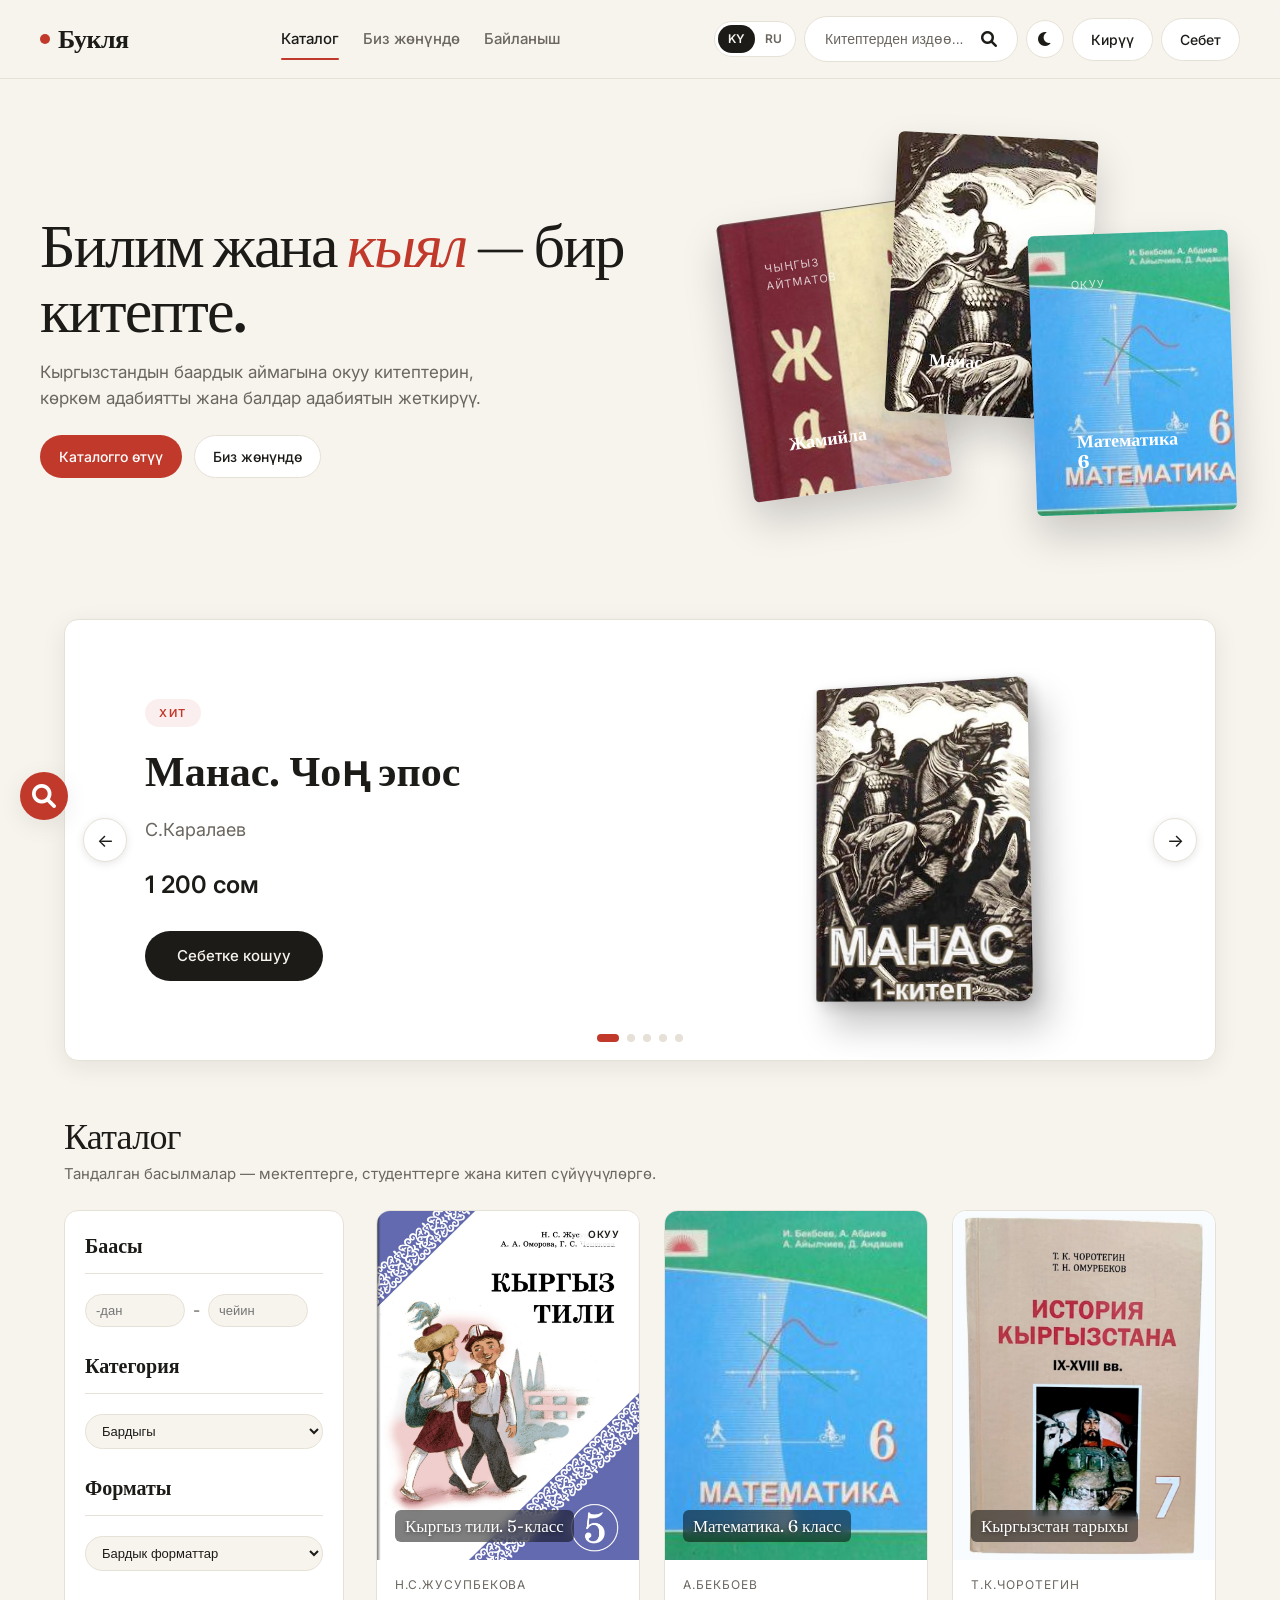
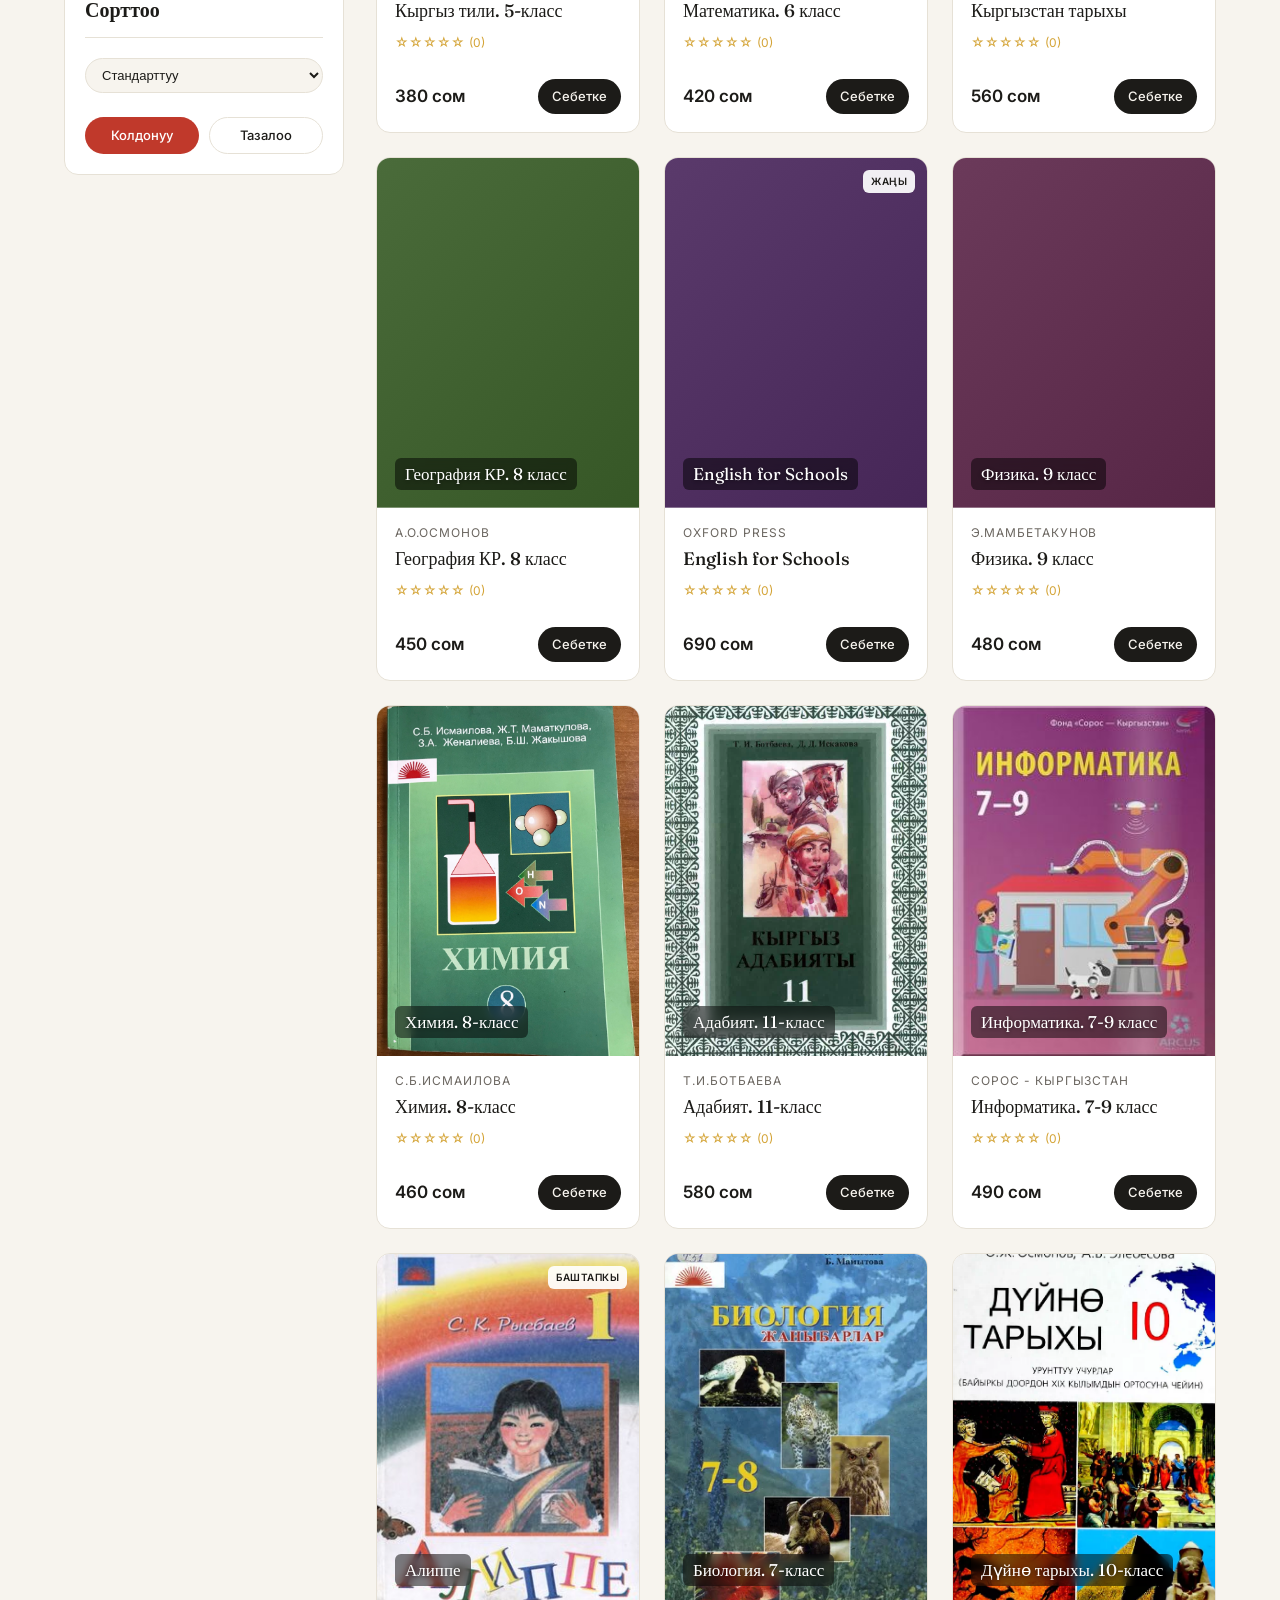
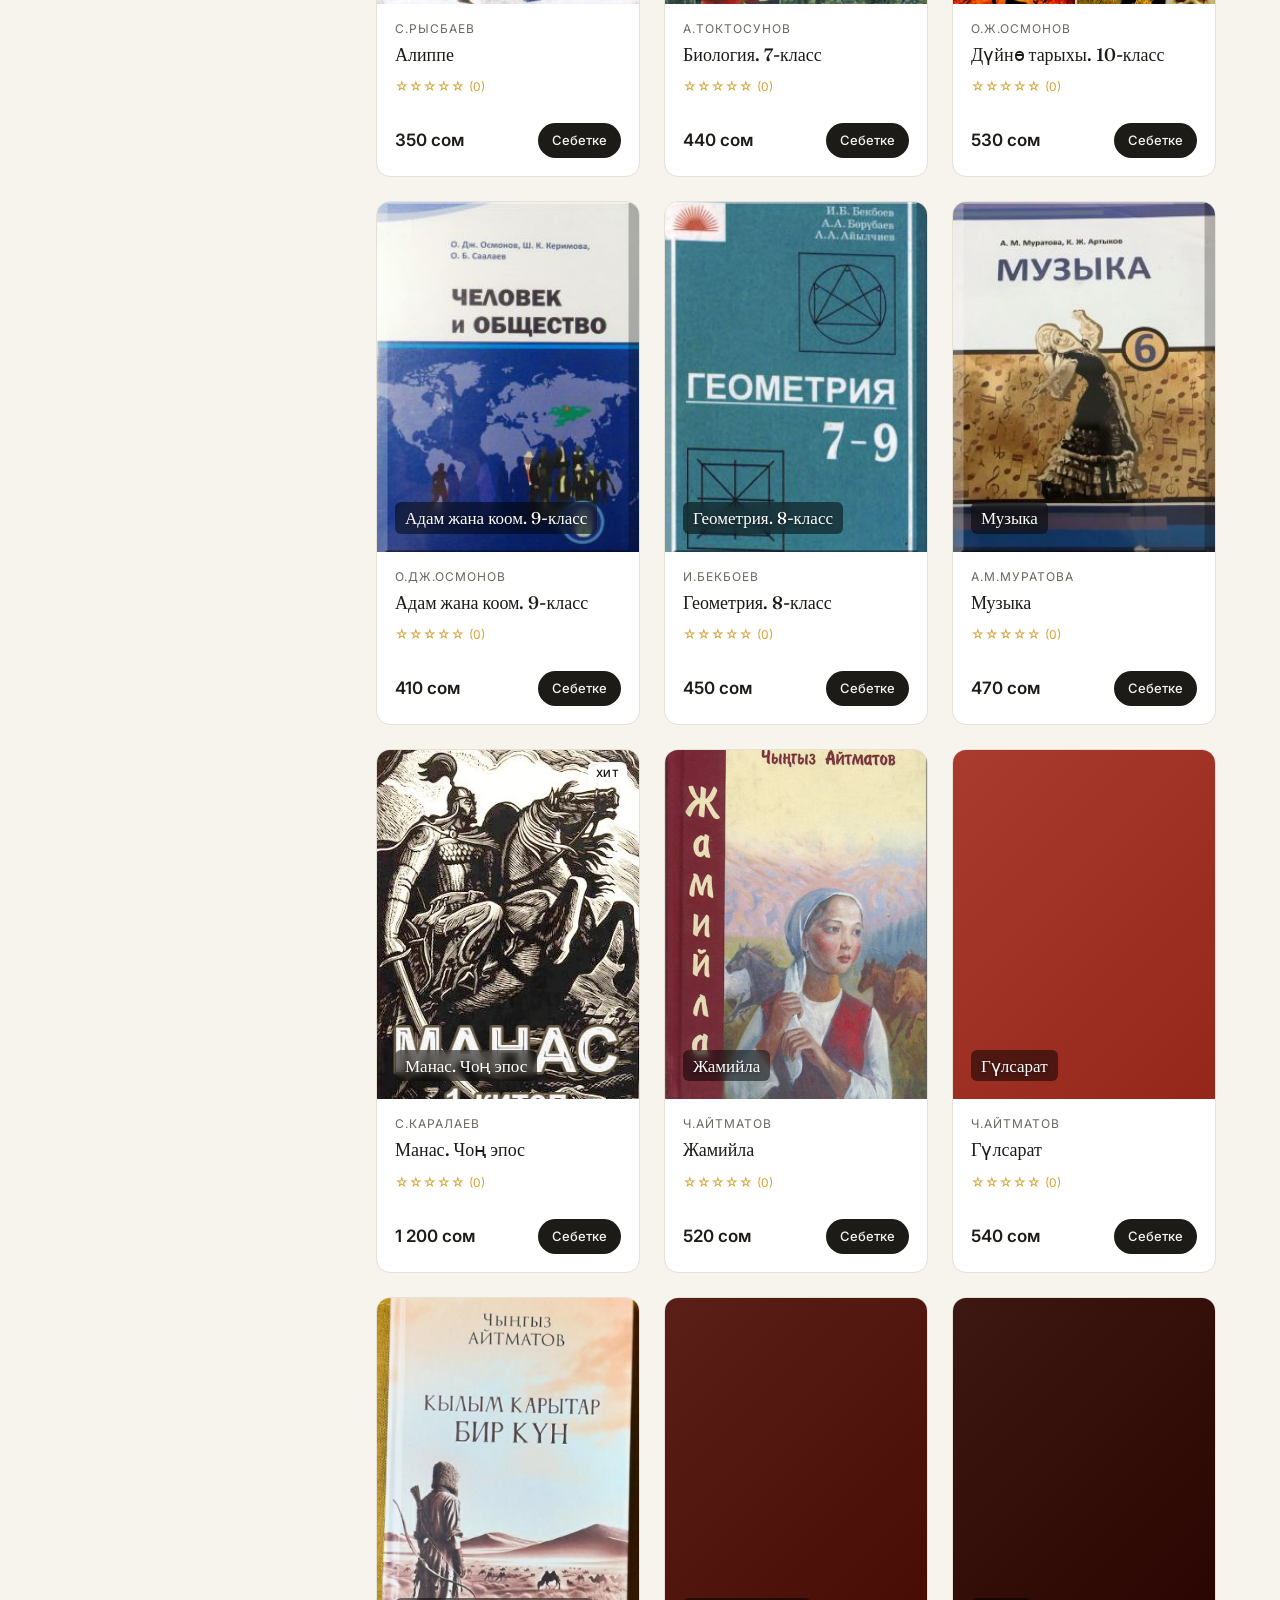
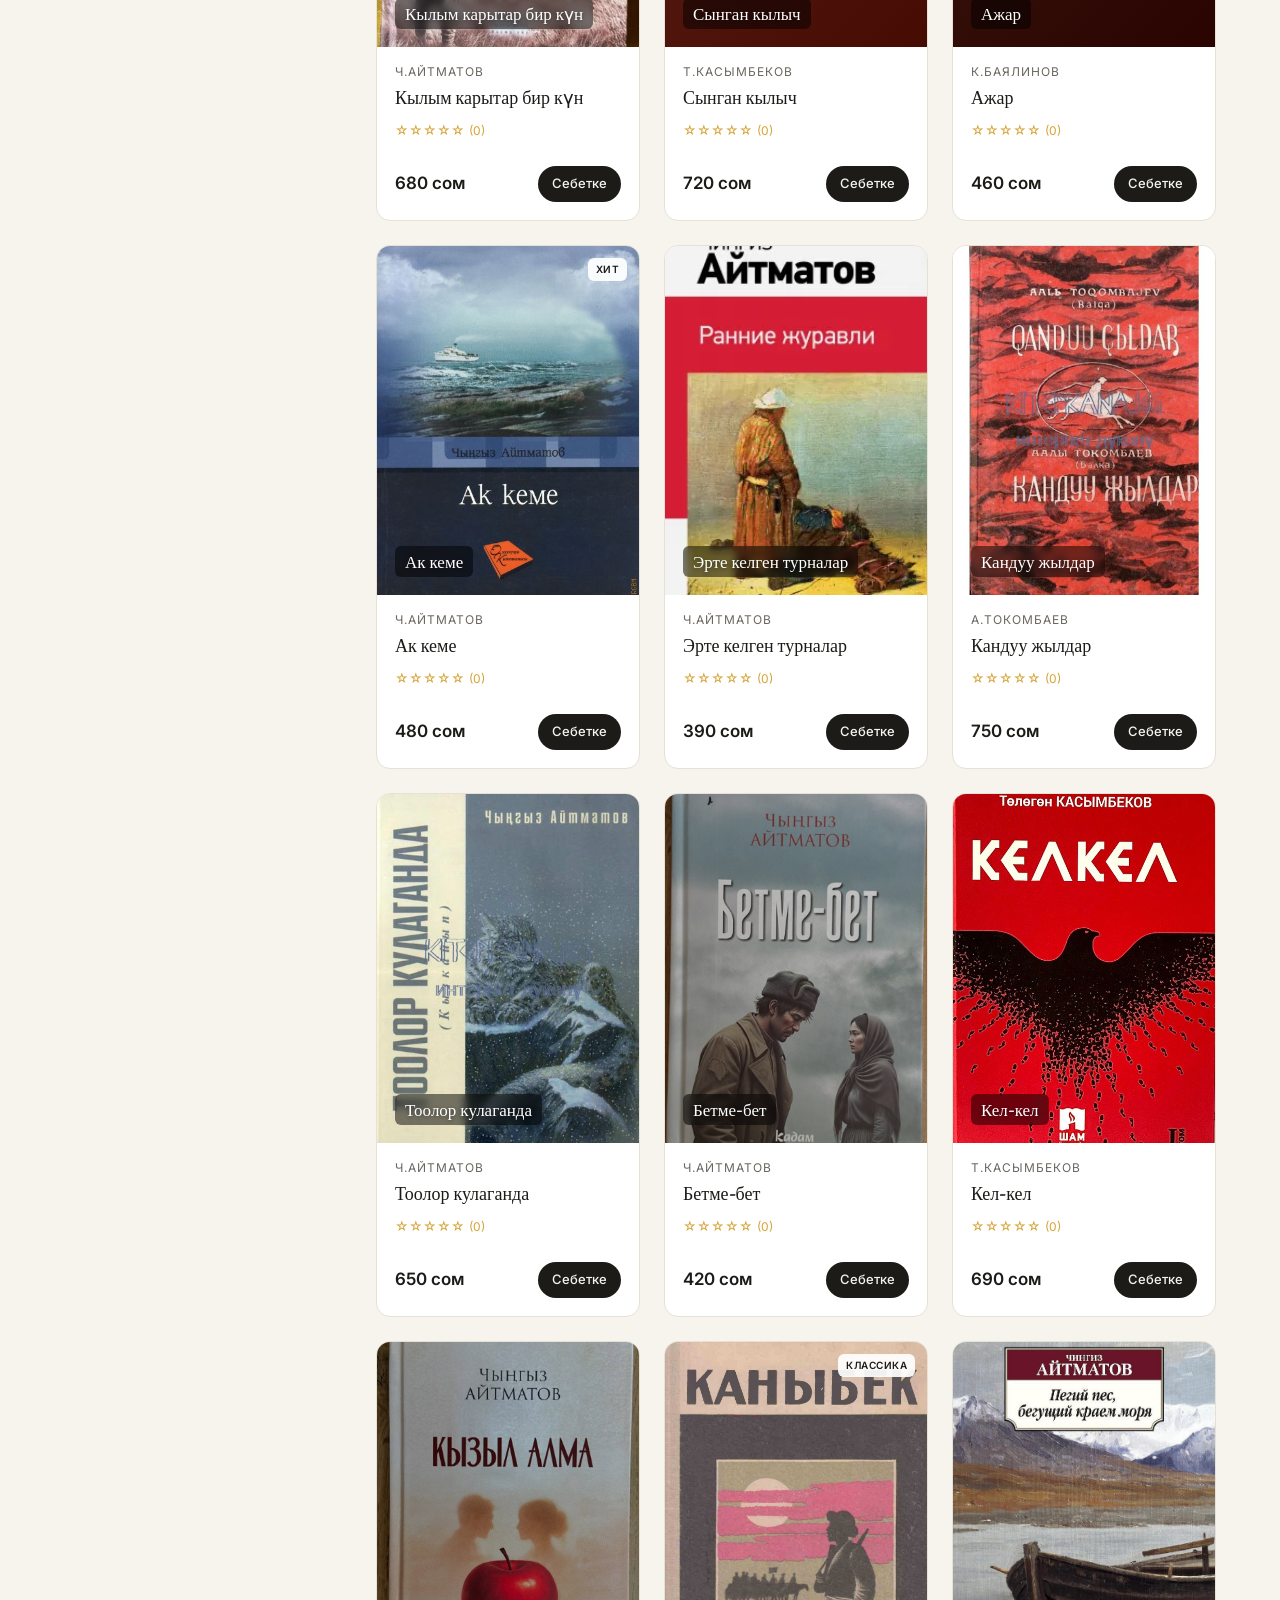
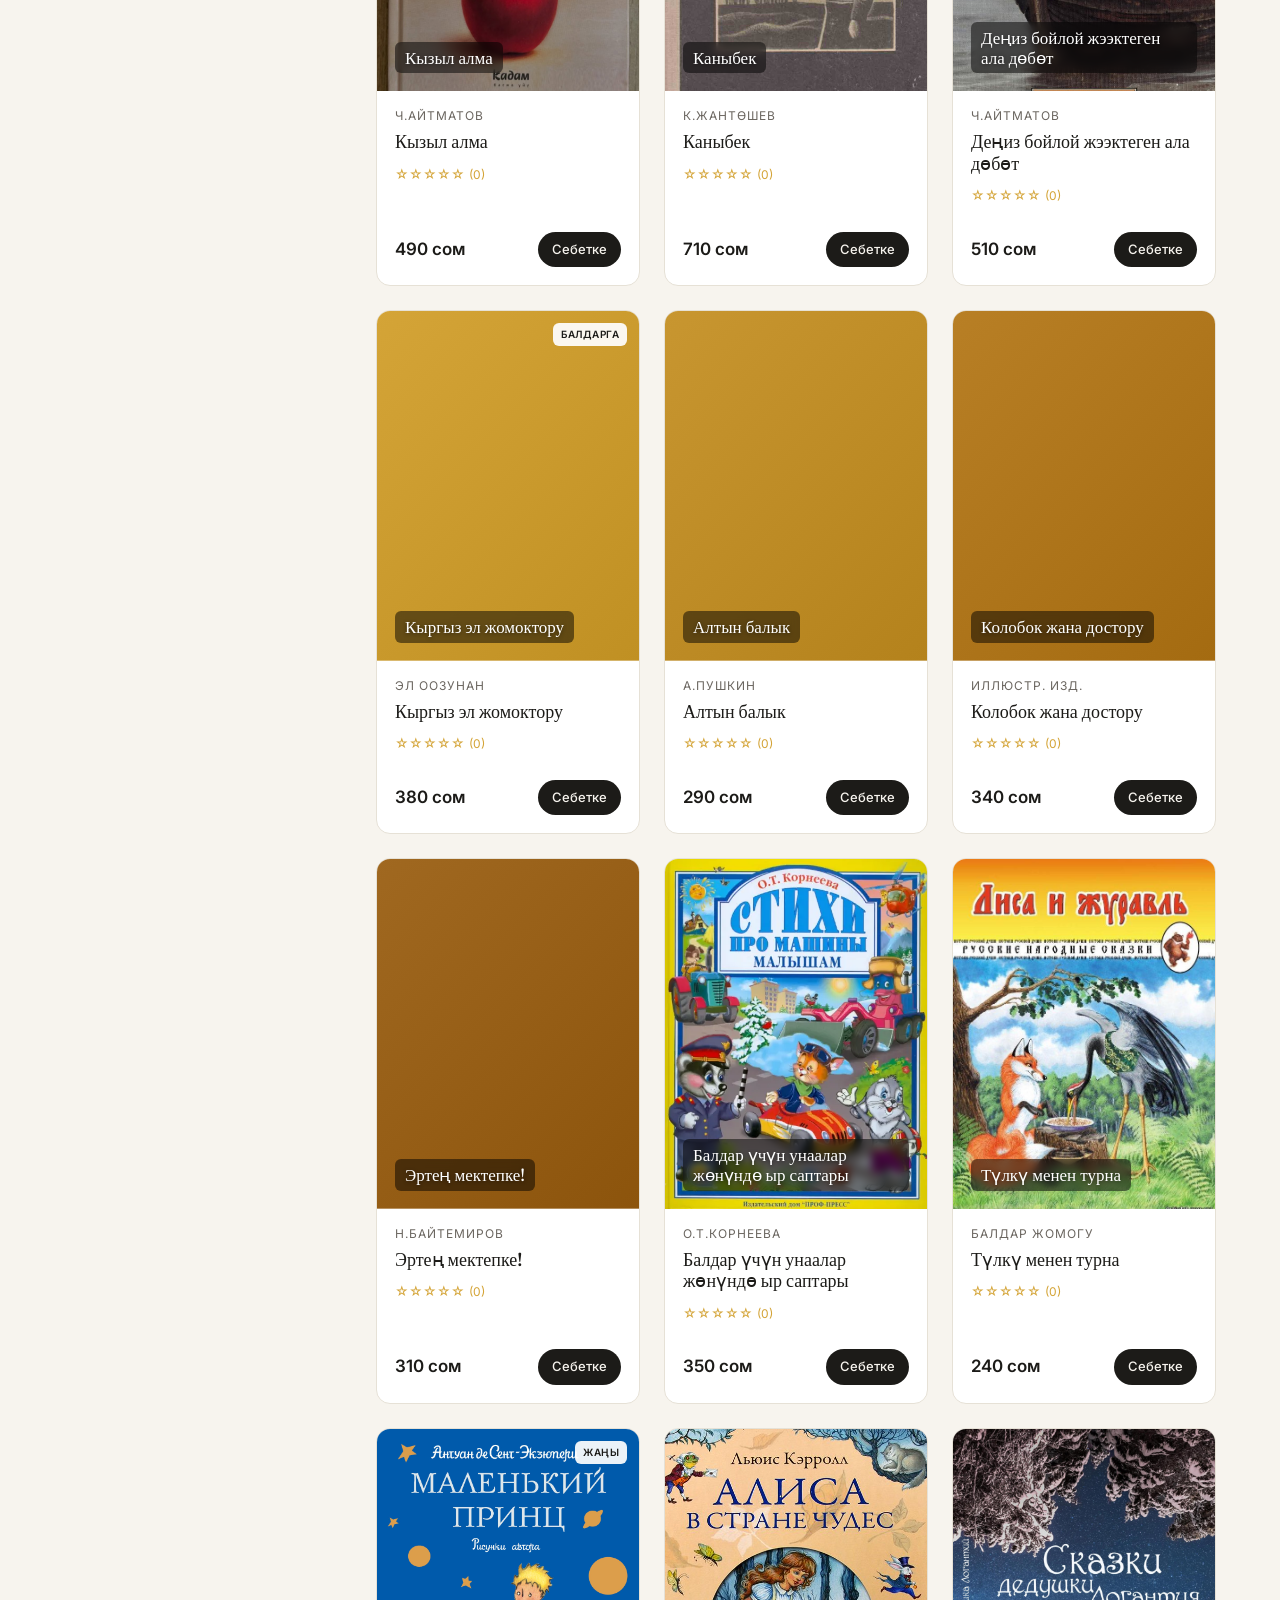
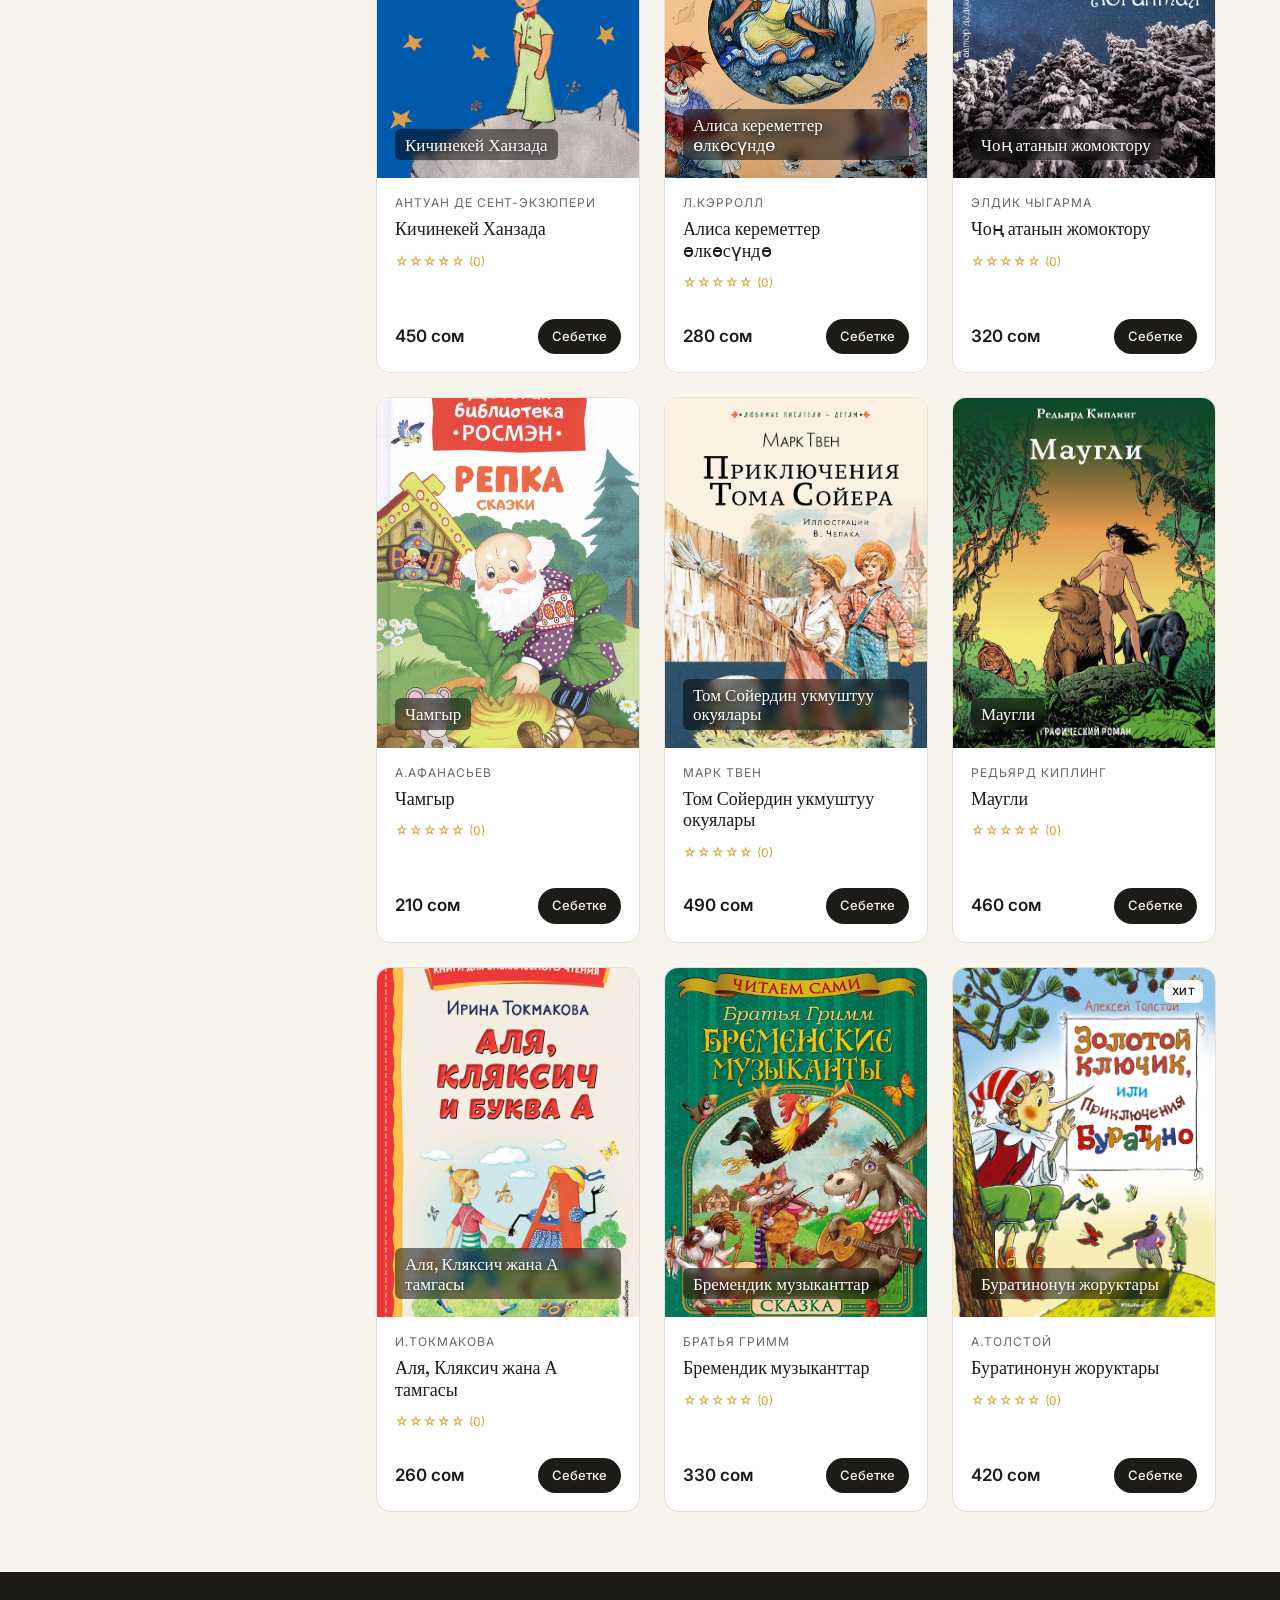
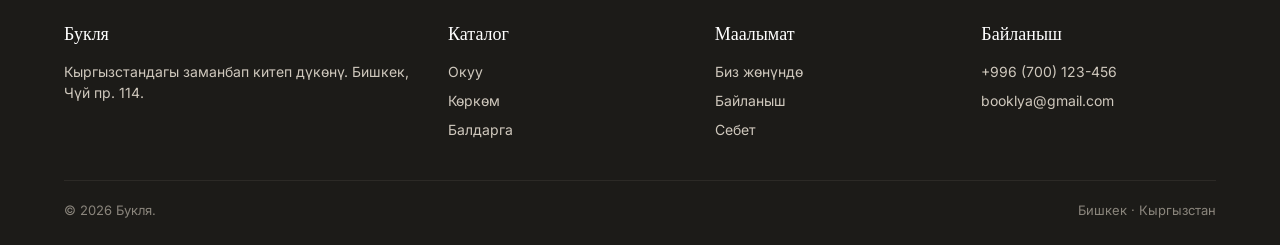
<file: index.html>
<!doctype html>
<html lang="ky">
<head>
<meta charset="utf-8">
<meta name="viewport" content="width=device-width,initial-scale=1">
<title>Букля — Китеп дүкөнү | Кыргызстан</title>
<meta name="description" content="Букля — онлайн китеп дүкөнү Кыргызстанда">
<link rel="preconnect" href="https://fonts.googleapis.com">
<link rel="preconnect" href="https://fonts.gstatic.com" crossorigin>
<link href="https://fonts.googleapis.com/css2?family=Fraunces:ital,wght@0,400;0,500;0,600;1,400&family=Inter:wght@400;500;600&display=swap" rel="stylesheet">
<link rel="stylesheet" href="styles.css">
<link rel="stylesheet" href="https://cdnjs.cloudflare.com/ajax/libs/font-awesome/6.0.0-beta3/css/all.min.css">
<script>
  (function() {
    const theme = localStorage.getItem('biypara_theme') || 'light';
    document.documentElement.setAttribute('data-theme', theme);
  })();
</script>
</head>
<body data-page="index">
<header class="site-header"></header>
<main>
  <section class="hero container">
    <div>
      <h1><span data-i18n="hero_title_a"></span> <em data-i18n="hero_title_em"></em> <span data-i18n="hero_title_b"></span></h1>
      <p data-i18n="hero_text"></p>
      <div class="hero-cta">
        <a href="#catalog" class="btn btn-primary" data-i18n="hero_btn_catalog"></a>
        <a href="about.html" class="btn btn-ghost" data-i18n="hero_btn_about"></a>
      </div>
    </div>
    <div class="hero-visual">
      <div class="book-stack">
        <div class="b b1" style="background-image: url('images/жамиля.jpg');">
          <div class="overlay">
            <div class="a">Чыңгыз Айтматов</div>
            <div class="t">Жамийла</div>
          </div>
        </div>
        <div class="b b2" style="background-image: url('images/manas.jpg');">
          <div class="overlay">
            <div class="a">Эпос</div>
            <div class="t">Манас</div>
          </div>
        </div>
        <div class="b b3" style="background-image: url('images/математика 6 класс.jpg');">
          <div class="overlay">
            <div class="a">Окуу</div>
            <div class="t">Математика 6</div>
          </div>
        </div>
      </div>
    </div>
  </section>

  <section class="slider-section container">
    <div id="slider" class="slider"></div>
  </section>

  <section id="catalog" class="container">
    <div class="section-head">
      <div>
        <h2 data-i18n="catalog_title"></h2>
        <p data-i18n="catalog_sub"></p>
      </div>
    </div>
    <div class="filters">
      <button class="chip active" data-filter="all" data-i18n="f_all"></button>
      <button class="chip" data-filter="study" data-i18n="f_study"></button>
      <button class="chip" data-filter="fiction" data-i18n="f_fiction"></button>
      <button class="chip" data-filter="kids" data-i18n="f_kids"></button>
    </div>
    <div id="catalog-grid" class="grid"></div>
  </section>
</main>
<footer class="site-footer"></footer>
<script src="script.js"></script>
</body>
</html>
</file>
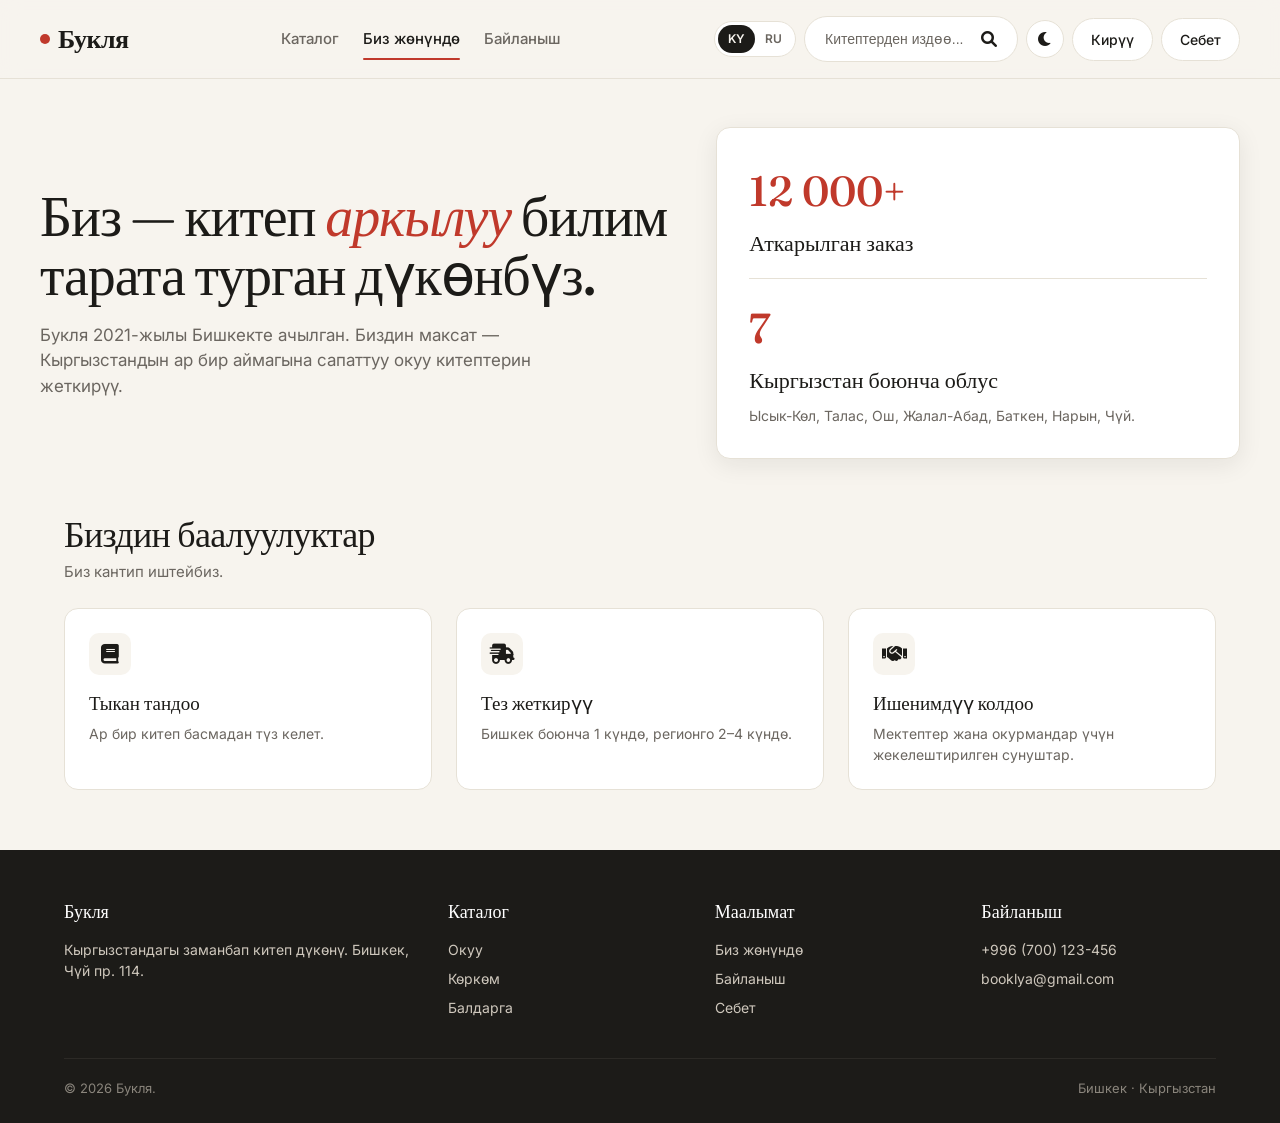
<file: about.html>
<!doctype html>
<html lang="ky">
<head>
<meta charset="utf-8">
<meta name="viewport" content="width=device-width,initial-scale=1">
<title>Биз жөнүндө — BiyPara</title>
<meta name="description" content="Букля — китеп дүкөнү">
<link rel="preconnect" href="https://fonts.googleapis.com">
<link rel="preconnect" href="https://fonts.gstatic.com" crossorigin>
<link href="https://fonts.googleapis.com/css2?family=Fraunces:ital,wght@0,400;0,500;0,600;1,400&family=Inter:wght@400;500;600&display=swap" rel="stylesheet">
<link rel="stylesheet" href="styles.css">
<link rel="stylesheet" href="https://cdnjs.cloudflare.com/ajax/libs/font-awesome/6.0.0-beta3/css/all.min.css">
<script>
  (function() {
    const theme = localStorage.getItem('biypara_theme') || 'light';
    document.documentElement.setAttribute('data-theme', theme);
  })();
</script>
</head>
<body data-page="about">
<header class="site-header"></header>
<main>
  <section class="about-hero container">
    <div>
      <h1><span data-i18n="about_title_a"></span> <em data-i18n="about_title_em"></em> <span data-i18n="about_title_b"></span></h1>
      <p data-i18n="about_p"></p>
    </div>
    <div class="about-card">
      <div class="v">12 000+</div>
      <h3 data-i18n="about_orders"></h3>
      <hr style="border:none;border-top:1px solid var(--line);margin:18px 0">
      <div class="v">7</div>
      <h3 data-i18n="about_cities"></h3>
      <p style="color:var(--muted);font-size:14px;margin-top:6px">Ысык-Көл, Талас, Ош, Жалал-Абад, Баткен, Нарын, Чүй.</p>
    </div>
  </section>
  <section class="container">
    <div class="section-head"><div>
      <h2 data-i18n="values_title"></h2>
      <p data-i18n="values_sub"></p>
    </div></div>
    <div class="values">
      <div class="value"><div class="ic"><i class="fa-solid fa-book"></i></div><h4 data-i18n="v1_t"></h4><p data-i18n="v1_p"></p></div>
      <div class="value"><div class="ic"><i class="fa-solid fa-truck-fast"></i></div><h4 data-i18n="v2_t"></h4><p data-i18n="v2_p"></p></div>
      <div class="value"><div class="ic"><i class="fa-solid fa-handshake"></i></div><h4 data-i18n="v3_t"></h4><p data-i18n="v3_p"></p></div>
    </div>
  </section>
</main>
<footer class="site-footer"></footer>
<script src="script.js"></script>
</body>
</html>
</file>
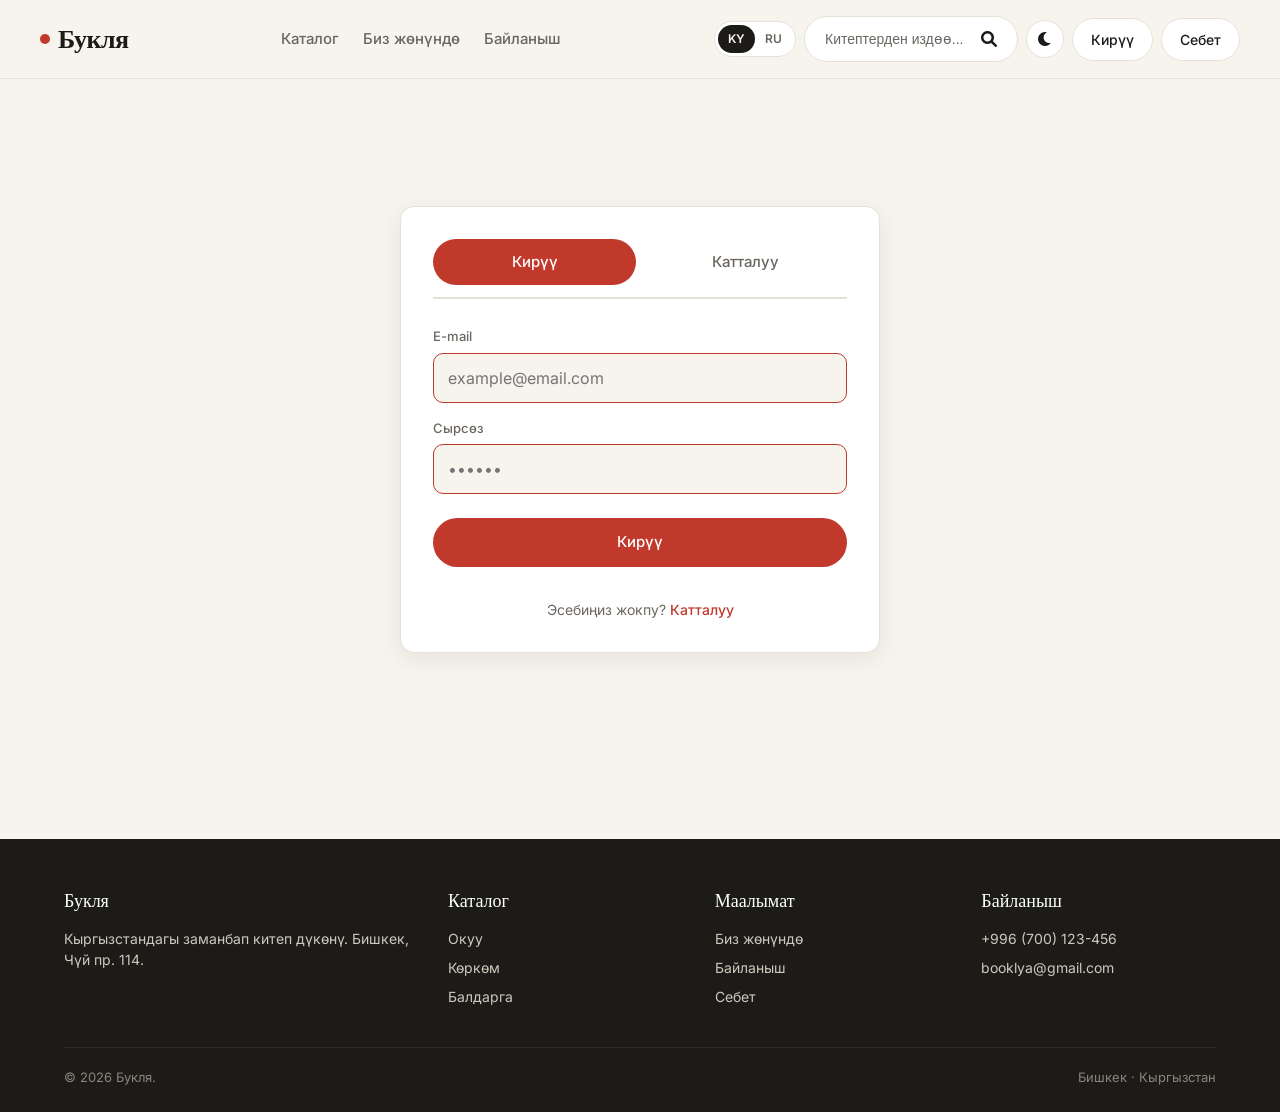
<file: account.html>
<!doctype html>
<html lang="ky">
<head>
<meta charset="utf-8">
<meta name="viewport" content="width=device-width,initial-scale=1">
<title>Менин кабинетим — Букля</title>
<meta name="description" content="BiyPara — китеп дүкөнү">
<link rel="preconnect" href="https://fonts.googleapis.com">
<link rel="preconnect" href="https://fonts.gstatic.com" crossorigin>
<link href="https://fonts.googleapis.com/css2?family=Fraunces:ital,wght@0,400;0,500;0,600;1,400&family=Inter:wght@400;500;600&display=swap" rel="stylesheet">
<link rel="stylesheet" href="styles.css">
<link rel="stylesheet" href="https://cdnjs.cloudflare.com/ajax/libs/font-awesome/6.0.0-beta3/css/all.min.css">
<script>
  (function() {
    const theme = localStorage.getItem('biypara_theme') || 'light';
    document.documentElement.setAttribute('data-theme', theme);
  })();
</script>
</head>
<body data-page="account">
<header class="site-header"></header>
<main>
  <div class="container page-head">
    <h1 data-i18n="account_t"></h1>
  </div>
  <section class="container"><div id="account-content"></div></section>
</main>
<footer class="site-footer"></footer>
<script src="script.js"></script>
</body>
</html>
</file>
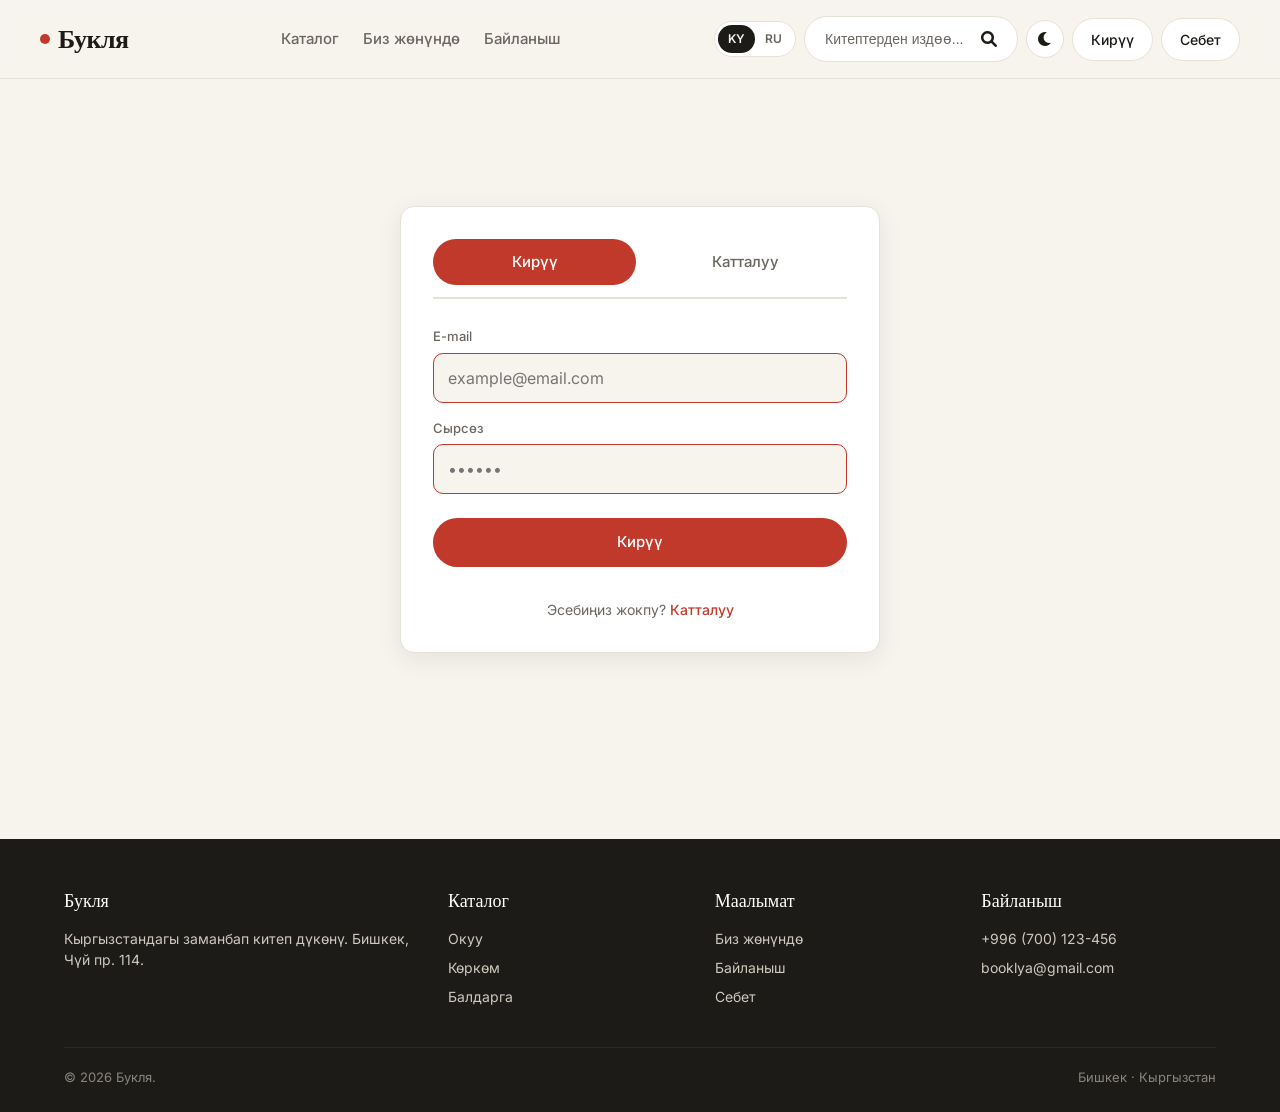
<file: auth.html>
<!doctype html>
<html lang="ky">
<head>
<meta charset="utf-8">
<meta name="viewport" content="width=device-width,initial-scale=1">
<title>Кирүү / Катталуу — Букля</title>
<meta name="description" content="Авторизация в интернет-магазине Букля">
<link rel="preconnect" href="https://fonts.googleapis.com">
<link rel="preconnect" href="https://fonts.gstatic.com" crossorigin>
<link href="https://fonts.googleapis.com/css2?family=Fraunces:ital,wght@0,400;0,500;0,600;1,400&family=Inter:wght@400;500;600&display=swap" rel="stylesheet">
<link rel="stylesheet" href="styles.css">
<link rel="stylesheet" href="https://cdnjs.cloudflare.com/ajax/libs/font-awesome/6.0.0-beta3/css/all.min.css">
<script>
  (function() {
    const theme = localStorage.getItem('biypara_theme') || 'light';
    document.documentElement.setAttribute('data-theme', theme);
  })();
</script>
</head>
<body data-page="auth">
<header class="site-header"></header>
<main class="auth-wrap">
  <div class="auth-card unified-auth">
    <div class="auth-tabs">
      <button class="auth-tab active" data-tab="login"> <span data-i18n="login">Кирүү</span></button>
      <button class="auth-tab" data-tab="register"> <span data-i18n="register">Катталуу</span></button>
    </div>


    <form id="login-form" class="auth-form auth-form-panel" data-panel="login">
      <div class="field">
        <label data-i18n="f_email">E-mail</label>
        <input type="email" name="email" placeholder="example@email.com" required>
      </div>
      <div class="field">
        <label data-i18n="f_password">Сырсөз</label>
        <input type="password" name="password" placeholder="••••••" required minlength="4">
      </div>
      <button type="submit" class="btn-submit"><span data-i18n="login">Кирүү</span></button>
      <p class="auth-hint"><span data-i18n="no_account">Эсебиңиз жокпу?</span> <button type="button" class="link-tab" data-tab="register"><span data-i18n="register">Катталуу</span></button></p>
    </form>


    <form id="register-form" class="auth-form auth-form-panel hidden" data-panel="register">
      <div class="field">
        <label data-i18n="f_name">Аты-жөнү</label>
        <input type="text" name="name" placeholder="Акылбек Асанов" required>
        <div class="field-error" id="reg-name-error" style="color: var(--accent); font-size: 12px; margin-top: 4px; display: none;"></div>
      </div>
      <div class="field">
        <label data-i18n="f_email">E-mail</label>
        <input type="email" name="email" placeholder="example@email.com" required>
        <div class="field-error" id="reg-email-error" style="color: var(--accent); font-size: 12px; margin-top: 4px; display: none;"></div>
      </div>
      <div class="field">
        <label data-i18n="f_password">Сырсөз</label>
        <input type="password" name="password" placeholder="••••••" required minlength="4">
        <div class="field-error" id="reg-password-error" style="color: var(--accent); font-size: 12px; margin-top: 4px; display: none;"></div>
      </div>
      

      <div class="field">
        <label data-i18n="f_city">Шаар/Район</label>
        <input type="text" id="reg-city" placeholder="Бишкек, Ош, Жалал-Абад..." required>
        <div class="field-error" id="reg-city-error" style="color: var(--accent); font-size: 12px; margin-top: 4px; display: none;"></div>
      </div>
      <div class="field">
        <label data-i18n="f_street">Көчөсү</label>
        <input type="text" id="reg-street" placeholder="Чүй пр." required>
      </div>
      <div class="field">
        <label data-i18n="f_apartment">Үй/Апартамент</label>
        <input type="text" id="reg-apartment" placeholder="114" required>
      </div>
      
      <button type="submit" class="btn-submit"><span data-i18n="register">Катталуу</span></button>
      <p class="auth-hint"><span data-i18n="have_account">Эсебиңиз барбы?</span> <button type="button" class="link-tab" data-tab="login"><span data-i18n="login">Кирүү</span></button></p>
    </form>
  </div>
</main>
<footer class="site-footer"></footer>
<script src="script.js"></script>
</body>
</html>
</file>
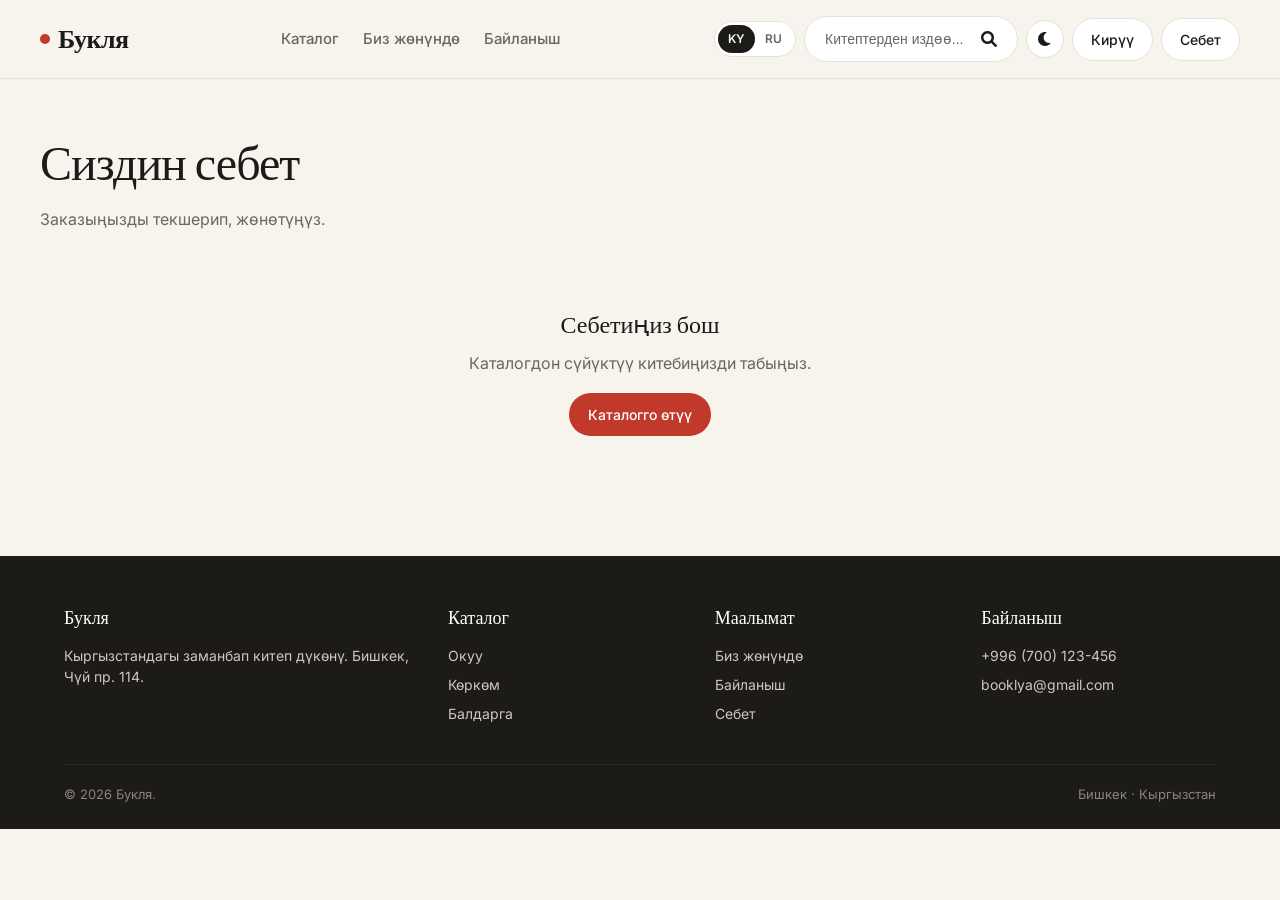
<file: cart.html>
<!doctype html>
<html lang="ky">
<head>
<meta charset="utf-8">
<meta name="viewport" content="width=device-width,initial-scale=1">
<title>Себет — Букля</title>
<meta name="description" content="BiyPara — китеп дүкөнү">
<link rel="preconnect" href="https://fonts.googleapis.com">
<link rel="preconnect" href="https://fonts.gstatic.com" crossorigin>
<link href="https://fonts.googleapis.com/css2?family=Fraunces:ital,wght@0,400;0,500;0,600;1,400&family=Inter:wght@400;500;600&display=swap" rel="stylesheet">
<link rel="stylesheet" href="styles.css">
<link rel="stylesheet" href="https://cdnjs.cloudflare.com/ajax/libs/font-awesome/6.0.0-beta3/css/all.min.css">
<script>
  (function() {
    const theme = localStorage.getItem('biypara_theme') || 'light';
    document.documentElement.setAttribute('data-theme', theme);
  })();
</script>
</head>
<body data-page="cart">
<header class="site-header"></header>
<main>
  <div class="container page-head">
    <h1 data-i18n="cart_title"></h1>
    <p data-i18n="cart_sub"></p>
  </div>
  <section class="container"><div id="cart-content"></div></section>
</main>
<footer class="site-footer"></footer>
<script src="script.js"></script>
</body>
</html>
</file>
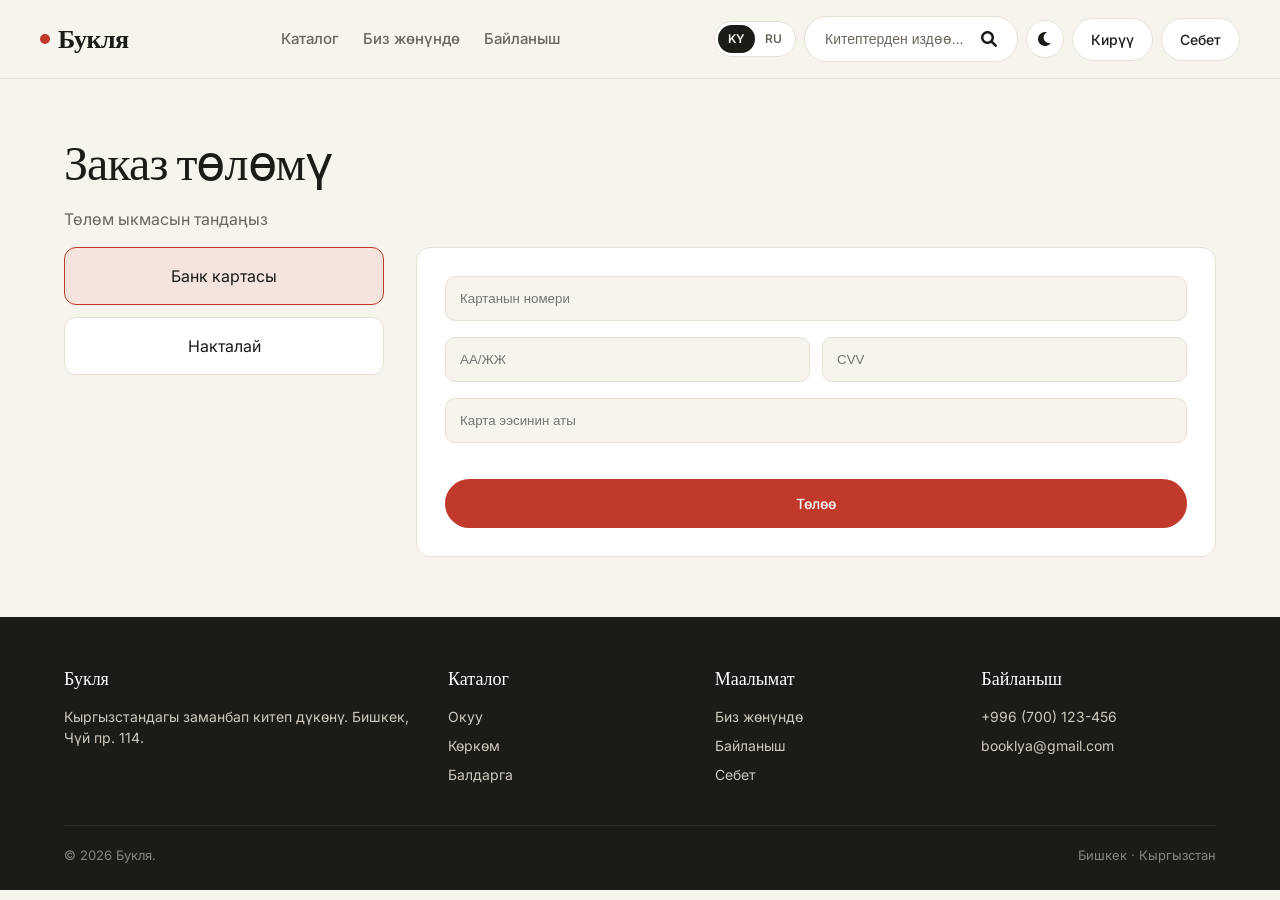
<file: checkout.html>
<!DOCTYPE html>
<html lang="ru">
<head>
  <meta charset="UTF-8">
  <meta name="viewport" content="width=device-width,initial-scale=1">
  <title>Оплата заказа — Букля</title>
  <link rel="preconnect" href="https://fonts.googleapis.com">
  <link rel="preconnect" href="https://fonts.gstatic.com" crossorigin>
  <link href="https://fonts.googleapis.com/css2?family=Fraunces:ital,wght@0,400;0,500;0,600;1,400&family=Inter:wght@400;500;600&display=swap" rel="stylesheet">
  <link rel="stylesheet" href="styles.css">
  <link rel="stylesheet" href="https://cdnjs.cloudflare.com/ajax/libs/font-awesome/6.0.0-beta3/css/all.min.css">
  <script>
  (function() {
    const theme = localStorage.getItem('biypara_theme') || 'light';
    document.documentElement.setAttribute('data-theme', theme);
  })();
</script>
</head>
<body data-page="checkout">

<header class="site-header"></header>

<main class="container">

  <div class="page-head">
    <h1 data-i18n="payment_method"></h1>
    <p data-i18n="pay_sub"></p>
  </div>

  <div class="payment-layout">

    <div class="payment-methods">
      <button class="pay-method active" data-method="card" data-i18n="pay_card"></button>
      <button class="pay-method" data-method="cash" data-i18n="pay_cash"></button>
    </div>

    <form id="payment-form" class="payment-form">
      <input type="text" id="card-number" class="card-only" data-i18n-ph="ph_card_number" maxlength="19" required>
      <div class="payment-row card-only">
        <input type="text" id="card-expiry" data-i18n-ph="ph_card_exp" maxlength="5" required>
        <input type="text" id="card-cvv" data-i18n-ph="ph_card_cvv" maxlength="4" required>
      </div>
      <input type="text" id="card-holder" class="card-only" data-i18n-ph="ph_card_holder" required>
      <button type="submit" class="checkout-btn" data-i18n="pay_btn"></button>
    </form>

  </div>

</main>

<footer class="site-footer"></footer>

<script src="script.js"></script>
<script src="payment.js"></script>

</body>
</html>
</file>
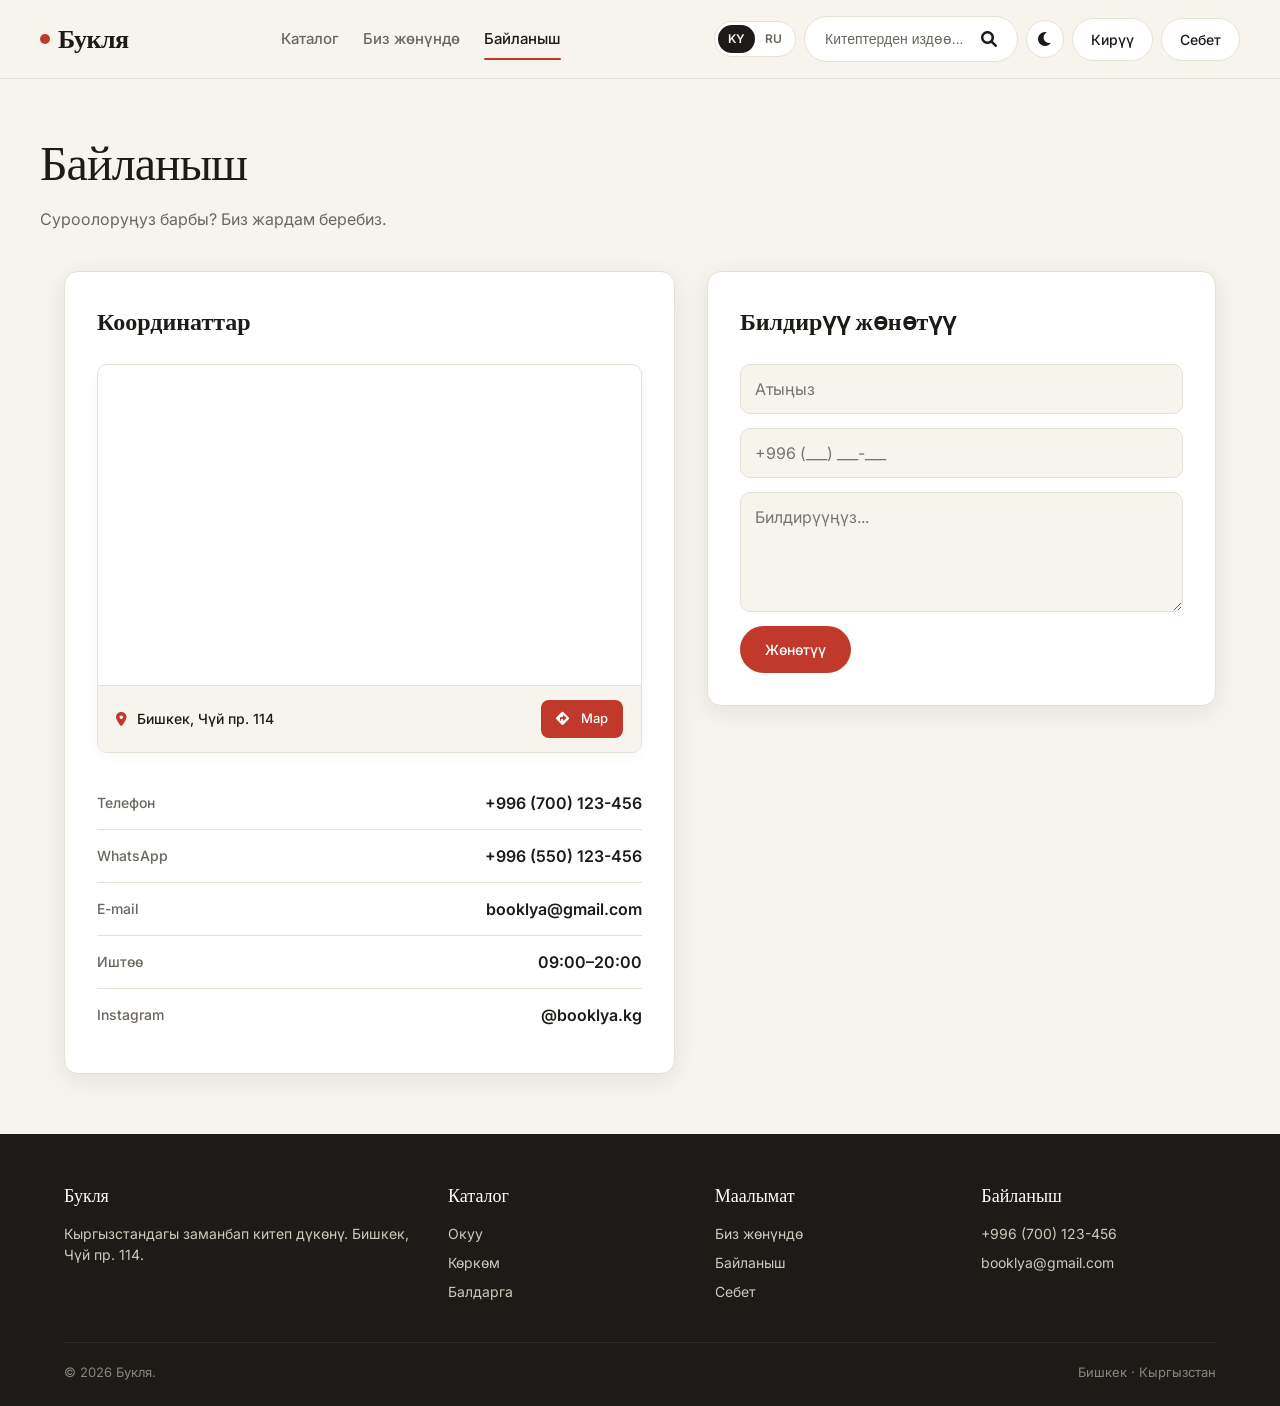
<file: contacts.html>
<!doctype html>
<html lang="ky">
<head>
<meta charset="utf-8">
<meta name="viewport" content="width=device-width,initial-scale=1">
<title>Байланыш — Букля</title>
<meta name="description" content="BiyPara — китеп дүкөнү">
<link rel="preconnect" href="https://fonts.googleapis.com">
<link rel="preconnect" href="https://fonts.gstatic.com" crossorigin>
<link href="https://fonts.googleapis.com/css2?family=Fraunces:ital,wght@0,400;0,500;0,600;1,400&family=Inter:wght@400;500;600&display=swap" rel="stylesheet">
<link rel="stylesheet" href="styles.css">
<link rel="stylesheet" href="https://cdnjs.cloudflare.com/ajax/libs/font-awesome/6.0.0-beta3/css/all.min.css">
<script>
  (function() {
    const theme = localStorage.getItem('biypara_theme') || 'light';
    document.documentElement.setAttribute('data-theme', theme);
  })();
</script>
</head>
<body data-page="contacts">
<header class="site-header"></header>
<main>
  <div class="container page-head">
    <h1 data-i18n="contacts_title"></h1>
    <p data-i18n="contacts_sub"></p>
  </div>
  <section class="container">
    <div class="contacts-layout">
      <div class="contact-card">
        <h3 data-i18n="c_coords"></h3>
        
        <div class="map-container">
          <iframe
            title="Букля — Бишкек, Чүй пр. 114"
            src="https://www.openstreetmap.org/export/embed.html?bbox=74.5950%2C42.8740%2C74.6050%2C42.8800&layer=mapnik&marker=42.8770,74.6000"
            style="width:100%; height:320px; border:0; display:block; filter: saturate(0.95);"
            loading="lazy"
            referrerpolicy="no-referrer-when-downgrade"
            allowfullscreen></iframe>
          <div style="padding:14px 18px; background:var(--bg); display:flex; justify-content:space-between; align-items:center; gap:12px; flex-wrap:wrap; border-top:1px solid var(--line)">
            <span style="color:var(--ink); font-size:14px; font-weight:500">
              <i class="fa-solid fa-location-dot" style="color:var(--accent); margin-right:6px"></i>
              Бишкек, Чүй пр. 114
            </span>
            <a class="btn btn-primary" style="padding: 8px 14px; font-size: 13px; border-radius: 8px;" target="_blank" rel="noopener"
               href="https://www.google.com/maps/dir/?api=1&destination=42.8770,74.6000">
              <i class="fa-solid fa-diamond-turn-right" style="margin-right: 4px;"></i> Map
            </a>
          </div>
        </div>

        <div class="contact-row"><span class="lbl" data-i18n="c_phone"></span><span class="val">+996 (700) 123-456</span></div>
        <div class="contact-row"><span class="lbl" data-i18n="c_wa"></span><span class="val">+996 (550) 123-456</span></div>
        <div class="contact-row"><span class="lbl" data-i18n="c_email"></span><span class="val">booklya@gmail.com</span></div>
        <div class="contact-row"><span class="lbl" data-i18n="c_hours"></span><span class="val">09:00–20:00</span></div>
        <div class="contact-row"><span class="lbl" data-i18n="c_insta"></span><span class="val">@booklya.kg</span></div>
      </div>

      <div class="contact-card">
        <h3 data-i18n="c_send"></h3>
        <form id="contact-form" class="contact-form">
          <input type="text" required data-i18n-ph="c_name">
          <input type="tel" required placeholder="+996 (___) ___-___">
          <textarea required data-i18n-ph="c_msg"></textarea>
          <button type="submit" class="btn btn-primary" style="align-self: flex-start; padding: 12px 24px;" data-i18n="c_send_btn"></button>
        </form>
      </div>
    </div>
  </section>
</main>
<footer class="site-footer"></footer>
<script src="script.js"></script>
</body>
</html>
</file>
<file: styles.css>
:root{
  --bg:#f7f4ee;
  --surface:#ffffff;
  --ink:#1c1b18;
  --muted:#6b6660;
  --line:#e6e1d6;
  --accent:#c0392b;
  --accent-dark:#962a1f;
  --gold:#d4a437;
  --radius:14px;
  --shadow:0 6px 24px rgba(28,27,24,.08);
  --header-bg:rgba(247,244,238,.92);
}
[data-theme="dark"]{
  --bg:#15140f;
  --surface:#1f1e1a;
  --ink:#f4efe4;
  --muted:#9c958a;
  --line:#2e2c27;
  --accent:#e0573f;
  --accent-dark:#c0392b;
  --gold:#e8b94a;
  --shadow:0 6px 24px rgba(0,0,0,.4);
  --header-bg:rgba(21,20,15,.92);
}
*{box-sizing:border-box;margin:0;padding:0}
html,body{background:var(--bg);color:var(--ink);font-family:'Inter',system-ui,sans-serif;line-height:1.5;-webkit-font-smoothing:antialiased;transition:background .25s,color .25s}
a{color:inherit;text-decoration:none}
img{max-width:100%;display:block}
button{font:inherit;cursor:pointer;border:none;background:none;color:inherit}

.container{max-width:1200px;margin:0 auto;padding:0 24px}

/* Header */
.site-header{position:sticky;top:0;z-index:50;background:var(--header-bg);backdrop-filter:blur(10px);border-bottom:1px solid var(--line)}
.header-inner{display:flex;align-items:center;justify-content:space-between;padding:16px 0;gap:18px;flex-wrap:wrap}
.logo{font-family:'Fraunces',serif;font-size:26px;font-weight:600;letter-spacing:-.02em;display:flex;align-items:center;gap:8px}
.logo .dot{width:10px;height:10px;background:var(--accent);border-radius:50%}
.nav{display:flex;gap:24px;font-size:15px;font-weight:500}
.nav a{position:relative;padding:6px 0;color:var(--muted);transition:color .2s}
.nav a:hover,.nav a.active{color:var(--ink)}
.nav a.active::after{content:"";position:absolute;left:0;right:0;bottom:-4px;height:2px;background:var(--accent);border-radius:2px}
.header-actions{display:flex;align-items:center;gap:8px;flex-wrap:wrap}
.icon-btn{width:38px;height:38px;border-radius:50%;border:1px solid var(--line);background:var(--surface);display:inline-flex;align-items:center;justify-content:center;font-size:16px;transition:.2s}
.icon-btn:hover{border-color:var(--ink)}
.lang-switch{display:inline-flex;background:var(--surface);border:1px solid var(--line);border-radius:999px;padding:3px;font-size:12px;font-weight:600}
.lang-switch button{padding:5px 10px;border-radius:999px;color:var(--muted);transition:.2s}
.lang-switch button.active{background:var(--ink);color:var(--bg)}

.btn{display:inline-flex;align-items:center;gap:8px;padding:10px 18px;border-radius:999px;font-weight:500;font-size:14px;transition:.2s;border:1px solid transparent;cursor:pointer}
.btn-primary{background:var(--accent);color:#fff}
.btn-primary:hover{background:var(--accent-dark)}
.btn-ghost{border-color:var(--line);background:var(--surface);color:var(--ink)}
.btn-ghost:hover{border-color:var(--ink)}
.cart-btn{position:relative}
.cart-count{position:absolute;top:-4px;right:-4px;background:var(--accent);color:#fff;font-size:11px;font-weight:600;min-width:18px;height:18px;padding:0 5px;border-radius:9px;display:flex;align-items:center;justify-content:center}
.cart-count.hidden{display:none}

/* Search in header */
.header-search{display:flex;align-items:center;background:var(--surface);border:1px solid var(--line);border-radius:40px;padding:6px 12px;gap:6px}
.header-search input{border:none;background:transparent;padding:8px 0 8px 8px;font-size:14px;color:var(--ink);width:150px;transition:width .2s}
.header-search input:focus{outline:none;width:200px}
.header-search input::placeholder{color:var(--muted)}
.header-search button{background:none;border:none;cursor:pointer;font-size:16px;padding:4px 8px;border-radius:20px;transition:background .2s}
.header-search button:hover{background:var(--bg)}

/* Hero */
.hero{padding:56px 0 24px;display:grid;grid-template-columns:1.1fr .9fr;gap:48px;align-items:center}
.hero h1{font-family:'Fraunces',serif;font-size:clamp(36px,5vw,62px);line-height:1.05;letter-spacing:-.03em;font-weight:500}
.hero h1 em{font-style:italic;color:var(--accent)}
.hero p{margin-top:18px;font-size:17px;color:var(--muted);max-width:480px}
.hero-cta{margin-top:24px;display:flex;gap:12px;flex-wrap:wrap}
.hero-visual{position:relative;height:420px;display:flex;align-items:center;justify-content:center}
.book-stack{position:relative;width:280px;height:380px}
.book-stack .b{position:absolute;width:200px;height:280px;border-radius:6px;box-shadow:0 20px 40px rgba(0,0,0,.18);display:flex;flex-direction:column;justify-content:space-between;padding:22px;color:#fff;font-family:'Fraunces',serif}
.book-stack .b1{background:linear-gradient(135deg,#1c3d5a,#2a5278);transform:rotate(-8deg) translate(-40px,20px);z-index:1}
.book-stack .b2{background:linear-gradient(135deg,#c0392b,#962a1f);transform:rotate(3deg) translate(20px,-10px);z-index:2}
.book-stack .b3{background:linear-gradient(135deg,#3c5a3e,#2a4530);transform:rotate(-2deg) translate(60px,40px);z-index:3}
.book-stack .b .t{font-size:18px;line-height:1.15}
.book-stack .b .a{font-size:11px;opacity:.75;letter-spacing:.1em;text-transform:uppercase;font-family:'Inter',sans-serif}

/* Slider */
.slider-section{margin-top:40px;margin-bottom:48px}

.slider{
  position:relative;
  overflow:hidden;
  background:var(--surface);
  border-radius:var(--radius);
  box-shadow:var(--shadow);
  border:1px solid var(--line);
  min-height:440px;
}

.slider-track{position:relative;width:100%;height:100%}

.slider-slide{
  position:absolute;
  inset:0;
  opacity:0;
  pointer-events:none;
  transform:translateX(40px);
  transition:opacity .55s cubic-bezier(.4,0,.2,1), transform .55s cubic-bezier(.4,0,.2,1);
}
.slider-slide.active{
  opacity:1;
  pointer-events:auto;
  transform:translateX(0);
  position:relative;
}

.slide-card{
  display:grid;
  grid-template-columns:1.2fr 1fr;
  min-height:440px;
  align-items:center;
  padding:50px 80px;
  gap:50px;
}

.slide-info{display:flex;flex-direction:column;align-items:flex-start;gap:16px}

.slide-badge{
  font-size:11px;font-weight:600;text-transform:uppercase;letter-spacing:1.5px;
  color:var(--accent);background:rgba(192,57,43,.08);padding:6px 14px;border-radius:99px;
}

.slide-title{
  font-family:'Fraunces',serif;font-size:42px;line-height:1.15;
  color:var(--ink);font-weight:600;margin:4px 0;
}

.slide-author{font-size:18px;color:var(--muted)}

.slide-price{font-size:24px;font-weight:600;color:var(--ink);margin-top:8px}

.slide-btn{
  margin-top:12px;display:inline-flex;align-items:center;
  padding:14px 32px;background:var(--ink);color:var(--bg);
  text-decoration:none;border-radius:30px;font-weight:500;font-size:15px;
  transition:transform .2s,box-shadow .2s,background .2s;border:none;cursor:pointer;
}
.slide-btn:hover{transform:translateY(-2px);box-shadow:0 8px 20px rgba(0,0,0,.15);background:var(--accent);color:#fff}

.slide-media{display:flex;justify-content:center;align-items:center;perspective:1200px}

.book-3d-wrap{
  width:220px;height:320px;position:relative;
  transform:rotateY(-14deg) rotateX(6deg) rotateZ(-2deg);
  transform-style:preserve-3d;
  transition:transform .4s cubic-bezier(.25,1,.5,1);
}
.slider-slide.active:hover .book-3d-wrap{
  transform:rotateY(-6deg) rotateX(3deg) rotateZ(-1deg) scale(1.03);
}

.book-3d-cover{
  width:100%;height:100%;position:absolute;
  border-radius:3px 12px 12px 3px;
  box-shadow:5px 5px 15px rgba(0,0,0,.15),15px 25px 35px rgba(0,0,0,.22),-2px 0 6px rgba(0,0,0,.05);
  overflow:hidden;background-size:cover;background-position:center;
}
.book-3d-cover.generic{
  display:flex;flex-direction:column;justify-content:space-between;
  padding:24px;color:#fff;
}
.book-3d-cover.generic .mini-title{font-family:'Fraunces',serif;font-size:18px;line-height:1.3}
.book-3d-cover.generic .mini-author{font-size:13px;opacity:.8}
.book-3d-cover::after{
  content:'';position:absolute;inset:0;
  background:linear-gradient(90deg,rgba(255,255,255,.08) 0%,rgba(255,255,255,0) 3%,rgba(0,0,0,.05) 4%,rgba(255,255,255,.1) 6%,rgba(255,255,255,0) 10%);
  pointer-events:none;
}

.slider-arrow{
  position:absolute;top:50%;transform:translateY(-50%);
  width:44px;height:44px;border-radius:50%;
  background:var(--surface);border:1px solid var(--line);
  color:var(--ink);font-size:18px;
  display:flex;align-items:center;justify-content:center;
  cursor:pointer;z-index:10;
  transition:background .2s,border-color .2s,box-shadow .2s;
  box-shadow:0 2px 8px rgba(0,0,0,.1);
}
.slider-arrow:hover{background:var(--ink);color:var(--bg);border-color:var(--ink);box-shadow:0 4px 16px rgba(0,0,0,.18)}
.slider-prev{left:18px}
.slider-next{right:18px}

.slider-dots{
  position:absolute;bottom:18px;left:50%;transform:translateX(-50%);
  display:flex;gap:8px;z-index:10;
}
.slider-dot{
  width:8px;height:8px;border-radius:50%;
  background:var(--line);border:none;cursor:pointer;
  transition:background .25s,transform .25s,width .25s;
  padding:0;
}
.slider-dot.active{background:var(--accent);width:22px;border-radius:4px}

@media(max-width:850px){
  .slide-card{grid-template-columns:1fr;padding:40px 24px 60px;text-align:center;gap:30px;min-height:unset}
  .slide-info{align-items:center}
  .slide-title{font-size:28px}
  .book-3d-wrap{width:160px;height:230px;transform:rotateY(-10deg) rotateX(4deg)}
  .slider-arrow{width:36px;height:36px;font-size:15px}
  .slider-prev{left:10px}
  .slider-next{right:10px}
}
section{padding:48px 0}
.section-head{display:flex;justify-content:space-between;align-items:flex-end;flex-wrap:wrap;gap:16px;margin-bottom:24px}
.section-head h2{font-family:'Fraunces',serif;font-size:36px;font-weight:500;letter-spacing:-.02em}
.section-head p{color:var(--muted);font-size:15px}

/* Catalog layout with sidebar */
.catalog-layout {
  display: flex;
  gap: 32px;
  position: relative;
}

.filter-sidebar {
  width: 280px;
  flex-shrink: 0;
  background: var(--surface);
  border: 1px solid var(--line);
  border-radius: var(--radius);
  padding: 20px;
  height: fit-content;
  position: sticky;
  top: 100px;
  transition: transform 0.3s ease, width 0.3s ease;
}

.filter-sidebar.closed {
  width: 0;
  padding: 0;
  overflow: hidden;
  border: none;
}

.filter-toggle {
  position: fixed;
  left: 20px;
  bottom: 80px;
  width: 48px;
  height: 48px;
  border-radius: 50%;
  background: var(--accent);
  color: white;
  font-size: 24px;
  display: flex;
  align-items: center;
  justify-content: center;
  cursor: pointer;
  z-index: 90;
  box-shadow: var(--shadow);
  transition: transform 0.2s;
  border: none;
}

.filter-toggle:hover {
  transform: scale(1.05);
  background: var(--accent-dark);
}

.filter-sidebar h3 {
  font-family: 'Fraunces', serif;
  font-size: 20px;
  margin-bottom: 20px;
  padding-bottom: 12px;
  border-bottom: 1px solid var(--line);
}

.filter-group {
  margin-bottom: 24px;
}

.filter-group label {
  display: block;
  font-size: 13px;
  font-weight: 600;
  color: var(--muted);
  margin-bottom: 8px;
}

.price-range {
  display: flex;
  gap: 8px;
  align-items: center;
}

.price-range input {
  width: 100px;
  padding: 8px 10px;
  border: 1px solid var(--line);
  border-radius: 20px;
  background: var(--bg);
  color: var(--ink);
  font-size: 13px;
}

.price-range span {
  color: var(--muted);
}

.filter-group select {
  width: 100%;
  padding: 8px 12px;
  border: 1px solid var(--line);
  border-radius: 20px;
  background: var(--bg);
  color: var(--ink);
  font-size: 13px;
  cursor: pointer;
}

.filter-actions {
  display: flex;
  gap: 10px;
  margin-top: 20px;
  flex-wrap: wrap;
}

.filter-actions .btn {
  padding: 8px 16px;
  font-size: 13px;
  flex: 1;
  text-align: center;
  justify-content: center;
}

.catalog-main {
  flex: 1;
}

.filters{display:flex;gap:8px;flex-wrap:wrap;margin-bottom:24px}
.chip{padding:8px 16px;border-radius:999px;background:var(--surface);border:1px solid var(--line);font-size:14px;font-weight:500;color:var(--muted);transition:.15s}
.chip:hover{border-color:var(--ink);color:var(--ink)}
.chip.active{background:var(--ink);color:var(--bg);border-color:var(--ink)}

.grid{display:grid;grid-template-columns:repeat(3,1fr);gap:24px}
.card{background:var(--surface);border-radius:var(--radius);overflow:hidden;border:1px solid var(--line);display:flex;flex-direction:column;transition:.25s;cursor:pointer}
.card:hover{transform:translateY(-4px);box-shadow:var(--shadow)}
.card-cover{aspect-ratio:3/4;display:flex;align-items:flex-end;justify-content:flex-start;padding:18px;color:#fff;font-family:'Fraunces',serif;position:relative;overflow:hidden;background-size:cover;background-position:center}
.card-cover .badge{position:absolute;top:12px;right:12px;background:rgba(255,255,255,.92);color:#1c1b18;font-size:10px;font-weight:600;padding:4px 8px;border-radius:6px;letter-spacing:.05em;text-transform:uppercase;font-family:'Inter',sans-serif}
.card-cover .ct{font-size:17px;line-height:1.15;text-shadow:0 1px 4px rgba(0,0,0,.5)}
.card-cover.has-image .ct{background:rgba(0,0,0,.5);padding:6px 10px;border-radius:6px;backdrop-filter:blur(4px)}
.card-body{padding:16px 18px 18px;display:flex;flex-direction:column;gap:6px;flex:1}
.card-body .author{font-size:12px;color:var(--muted);text-transform:uppercase;letter-spacing:.08em}
.card-body .title{font-family:'Fraunces',serif;font-size:18px;font-weight:500;line-height:1.2}
.card-foot{display:flex;justify-content:space-between;align-items:center;margin-top:auto;padding-top:14px}
.price{font-weight:600;font-size:17px}
.add-btn{padding:8px 14px;border-radius:999px;background:var(--ink);color:var(--bg);font-size:13px;font-weight:500;transition:.2s}
.add-btn:hover{background:var(--accent);color:#fff}

.site-footer{margin-top:60px;background:#1c1b18;color:#cfc8bd;padding:48px 0 24px}
[data-theme="dark"] .site-footer{background:#0d0c09}
.footer-grid{display:grid;grid-template-columns:1.5fr 1fr 1fr 1fr;gap:32px;margin-bottom:32px}
.footer-grid h4{font-family:'Fraunces',serif;font-size:18px;margin-bottom:14px;color:#fff;font-weight:500}
.footer-grid a,.footer-grid p{display:block;font-size:14px;color:#cfc8bd;margin-bottom:8px;transition:color .2s}
.footer-grid a:hover{color:#fff}
.footer-bottom{border-top:1px solid #2c2a26;padding-top:20px;font-size:13px;color:#8a857c;display:flex;justify-content:space-between;flex-wrap:wrap;gap:12px}

.page-head{padding:48px 0 16px}
.page-head h1{font-family:'Fraunces',serif;font-size:48px;font-weight:500;letter-spacing:-.02em}
.page-head p{color:var(--muted);margin-top:8px}

.cart-layout{display:grid;grid-template-columns:1.6fr 1fr;gap:32px;align-items:start}
.cart-list{background:var(--surface);border:1px solid var(--line);border-radius:var(--radius);overflow:hidden}
.cart-item{display:grid;grid-template-columns:80px 1fr auto;gap:16px;padding:18px;border-bottom:1px solid var(--line);align-items:center}
.cart-item:last-child{border-bottom:none}
.cart-cover{width:80px;height:110px;border-radius:6px;display:flex;align-items:flex-end;padding:10px;color:#fff;font-family:'Fraunces',serif;font-size:12px;background-size:cover;background-position:center}
.cart-info .ct-title{font-family:'Fraunces',serif;font-size:17px;margin-bottom:4px}
.cart-info .ct-author{font-size:13px;color:var(--muted)}
.cart-controls{display:flex;flex-direction:column;align-items:flex-end;gap:10px}
.qty{display:flex;align-items:center;gap:8px;background:var(--bg);border-radius:999px;padding:4px}
.qty button{width:28px;height:28px;border-radius:50%;background:var(--surface);border:1px solid var(--line);display:flex;align-items:center;justify-content:center;font-size:16px}
.qty button:hover{background:var(--ink);color:var(--bg)}
.qty span{min-width:24px;text-align:center;font-weight:500}
.remove-btn{font-size:12px;color:var(--muted);text-decoration:underline}
.remove-btn:hover{color:var(--accent)}

.summary{background:var(--surface);border:1px solid var(--line);border-radius:var(--radius);padding:24px;position:sticky;top:100px}
.summary h3{font-family:'Fraunces',serif;font-size:22px;margin-bottom:18px;font-weight:500}
.summary-row{display:flex;justify-content:space-between;padding:10px 0;color:var(--muted);font-size:14px}
.summary-row.total{border-top:1px solid var(--line);margin-top:8px;padding-top:16px;color:var(--ink);font-size:18px;font-weight:600}
.checkout-btn{width:100%;margin-top:20px;padding:14px;border-radius:999px;background:var(--accent);color:#fff;font-weight:500;transition:.2s;border:none;cursor:pointer;font-size:14px}
.checkout-btn:hover{background:var(--accent-dark)}
.empty{text-align:center;padding:60px 20px;color:var(--muted)}
.empty h3{font-family:'Fraunces',serif;font-size:24px;color:var(--ink);margin-bottom:8px;font-weight:500}

.about-hero{padding:48px 0;display:grid;grid-template-columns:1.2fr 1fr;gap:48px;align-items:center}
.about-hero h1{font-family:'Fraunces',serif;font-size:56px;line-height:1.05;font-weight:500;letter-spacing:-.02em}
.about-hero h1 em{color:var(--accent);font-style:italic}
.about-hero p{margin-top:18px;color:var(--muted);font-size:17px;max-width:520px}
.about-card{background:var(--surface);border:1px solid var(--line);border-radius:var(--radius);padding:32px;box-shadow:var(--shadow)}
.about-card h3{font-family:'Fraunces',serif;font-size:22px;margin-bottom:8px;font-weight:500}
.about-card .v{color:var(--accent);font-family:'Fraunces',serif;font-size:42px;font-weight:500;margin-bottom:4px}
.values{display:grid;grid-template-columns:repeat(3,1fr);gap:24px;margin-top:24px}
.value{background:var(--surface);border:1px solid var(--line);border-radius:var(--radius);padding:24px}
.value .ic{width:42px;height:42px;border-radius:10px;background:var(--bg);display:flex;align-items:center;justify-content:center;margin-bottom:14px;font-size:20px}
.value h4{font-family:'Fraunces',serif;font-size:19px;margin-bottom:6px;font-weight:500}
.value p{font-size:14px;color:var(--muted)}

.contacts-layout{display:grid;grid-template-columns:1fr 1fr;gap:32px}
.contact-card{background:var(--surface);border:1px solid var(--line);border-radius:var(--radius);padding:28px}
.contact-card h3{font-family:'Fraunces',serif;font-size:22px;margin-bottom:16px;font-weight:500}
.contact-row{display:flex;gap:14px;padding:12px 0;border-bottom:1px dashed var(--line);align-items:flex-start}
.contact-row:last-child{border-bottom:none}
.contact-row .lbl{color:var(--muted);font-size:13px;min-width:90px}
.contact-row .val{font-weight:500}
form.contact-form{display:flex;flex-direction:column;gap:14px}
form.contact-form input,form.contact-form textarea{padding:12px 14px;border:1px solid var(--line);border-radius:10px;font:inherit;background:var(--bg);color:var(--ink);transition:.2s}
form.contact-form input:focus,form.contact-form textarea:focus{outline:none;border-color:var(--accent);background:var(--surface)}
form.contact-form textarea{min-height:120px;resize:vertical}

.auth-wrap{min-height:calc(100vh - 200px);display:flex;align-items:center;justify-content:center;padding:48px 24px}
.auth-card{background:var(--surface);border:1px solid var(--line);border-radius:var(--radius);padding:40px;width:100%;max-width:480px;box-shadow:var(--shadow)}
.unified-auth{padding:32px}

.auth-tabs{display:flex;gap:8px;margin-bottom:28px;border-bottom:2px solid var(--line);padding-bottom:12px}
.auth-tab{flex:1;padding:12px 16px;border-radius:40px;font-weight:500;font-size:15px;color:var(--muted);transition:all .2s;text-align:center}
.auth-tab.active{background:var(--accent);color:#fff}
.auth-tab:not(.active):hover{background:var(--bg);color:var(--ink)}

.auth-form-panel{transition:opacity .25s}
.auth-form-panel.hidden{display:none}

.auth-card h1{font-family:'Fraunces',serif;font-size:32px;font-weight:500;margin-bottom:6px;letter-spacing:-.02em}
.auth-card .sub{color:var(--muted);font-size:14px;margin-bottom:24px}
.auth-form{display:flex;flex-direction:column;gap:16px}
.auth-form label{font-size:13px;color:var(--muted);font-weight:500}
.auth-form input{padding:12px 14px;border:1px solid var(--line);border-radius:10px;font:inherit;background:var(--bg);color:var(--ink);transition:.2s;width:100%}
.auth-form input:focus{outline:none;border-color:var(--accent);background:var(--surface)}
.auth-form .field{display:flex;flex-direction:column;gap:6px}
.btn-submit{padding:13px;border-radius:999px;background:var(--accent);color:#fff;font-weight:500;margin-top:8px;border:none;cursor:pointer;transition:.2s;font-size:15px}
.btn-submit:hover{background:var(--accent-dark)}
.auth-hint{margin-top:16px;font-size:14px;color:var(--muted);text-align:center}
.auth-hint .link-tab{background:none;border:none;color:var(--accent);font-weight:500;cursor:pointer;padding:0;margin:0;font-size:14px}
.auth-hint .link-tab:hover{text-decoration:underline}

.account-layout{display:grid;grid-template-columns:280px 1fr;gap:32px;align-items:start}
.account-side{background:var(--surface);border:1px solid var(--line);border-radius:var(--radius);padding:24px;position:sticky;top:100px}
.account-side .avatar{width:64px;height:64px;border-radius:50%;background:linear-gradient(135deg,var(--accent),var(--gold));color:#fff;display:flex;align-items:center;justify-content:center;font-family:'Fraunces',serif;font-size:26px;margin-bottom:14px}
.account-side .uname{font-family:'Fraunces',serif;font-size:20px;font-weight:500}
.account-side .uemail{color:var(--muted);font-size:13px;margin-top:2px;word-break:break-all}
.account-side .logout{margin-top:18px;width:100%;padding:10px;border-radius:999px;border:1px solid var(--line);background:var(--bg);color:var(--ink);font-size:13px;font-weight:500;cursor:pointer;transition:.2s}
.account-side .logout:hover{border-color:var(--accent);color:var(--accent)}
.orders h2{font-family:'Fraunces',serif;font-size:28px;font-weight:500;margin-bottom:18px}
.order{background:var(--surface);border:1px solid var(--line);border-radius:var(--radius);padding:20px;margin-bottom:14px}
.order-head{display:flex;justify-content:space-between;align-items:center;margin-bottom:12px;flex-wrap:wrap;gap:8px}
.order-id{font-family:'Fraunces',serif;font-size:17px;font-weight:500}
.order-date{color:var(--muted);font-size:13px}
.order-status{padding:4px 10px;border-radius:999px;background:var(--bg);font-size:12px;font-weight:600;color:var(--accent)}
.order-items{display:flex;flex-direction:column;gap:8px;border-top:1px dashed var(--line);padding-top:12px}
.order-item{display:flex;justify-content:space-between;font-size:14px;color:var(--muted)}
.order-item .nm{color:var(--ink)}
.order-total{margin-top:12px;padding-top:12px;border-top:1px solid var(--line);display:flex;justify-content:space-between;font-weight:600;font-size:16px}

.toast{position:fixed;bottom:24px;left:50%;transform:translateX(-50%) translateY(20px);background:var(--ink);color:var(--bg);padding:12px 20px;border-radius:999px;font-size:14px;opacity:0;pointer-events:none;transition:.3s;z-index:100;box-shadow:0 8px 24px rgba(0,0,0,.2)}
.toast.show{opacity:1;transform:translateX(-50%) translateY(0)}

/* Modal - FULLY CENTERED */
.modal-overlay {
  position: fixed;
  top: 0;
  left: 0;
  width: 100vw;  /* Ровно 100% ширины видимого экрана */
  height: 100vh; /* Ровно 100% высоты видимого экрана */
  display: flex;
  align-items: center;
  justify-content: center;
  z-index: 9999;
  /* Важно: убедись, что здесь нет своих transform или margin */
}
@keyframes modalFadeIn {
  from { opacity: 0; }
  to { opacity: 1; }
}

.modal-content {
  background: var(--surface);
  border-radius: var(--radius);
  max-width: 900px;
  width: 90%;
  max-height: 85vh;
  overflow-y: auto;
  position: relative;
  padding: 28px;
  box-shadow: 0 25px 50px rgba(0, 0, 0, 0.3);
  animation: modalContentFadeIn 0.3s ease-out;
}

@keyframes modalContentFadeIn {
  from {
    opacity: 0;
    transform: scale(0.95) translateY(-10px);
  }
  to {
    opacity: 1;
    transform: scale(1) translateY(0);
  }
}

.modal-content::-webkit-scrollbar {
  width: 8px;
}
.modal-content::-webkit-scrollbar-track {
  background: var(--bg);
  border-radius: 10px;
}
.modal-content::-webkit-scrollbar-thumb {
  background: var(--muted);
  border-radius: 10px;
}
.modal-content::-webkit-scrollbar-thumb:hover {
  background: var(--accent);
}

.modal-close {
  position: absolute;
  top: 16px;
  right: 20px;
  font-size: 28px;
  background: var(--surface);
  border: 1px solid var(--line);
  border-radius: 50%;
  width: 36px;
  height: 36px;
  display: flex;
  align-items: center;
  justify-content: center;
  cursor: pointer;
  color: var(--muted);
  transition: all 0.2s;
  z-index: 10;
}
.modal-close:hover {
  background: var(--accent);
  color: white;
  border-color: var(--accent);
}

.modal-grid {
  display: grid;
  grid-template-columns: 220px 1fr;
  gap: 28px;
  margin-bottom: 28px;
}

.modal-cover {
  aspect-ratio: 3/4;
  border-radius: 12px;
  display: flex;
  align-items: flex-end;
  
  justify-content: flex-start;
  padding: 18px;
  color: #fff;
  background-size: cover;
  background-position: center;
  box-shadow: var(--shadow);
  position: relative;
  overflow: hidden;
}
.modal-cover::after {
  content: '';
  position: absolute;
  bottom: 0;
  left: 0;
  right: 0;
  height: 50%;
  background: linear-gradient(to top, rgba(0,0,0,0.6), transparent);
  pointer-events: none;
}
.modal-cover-title {
  font-family: 'Fraunces', serif;
  font-size: 16px;
  font-weight: 500;
  text-shadow: 0 1px 2px rgba(0,0,0,0.3);
  position: relative;
  z-index: 1;
}

.modal-info h2 {
  font-family: 'Fraunces', serif;
  font-size: 28px;
  margin-bottom: 8px;
  color: var(--ink);
}
.modal-author {
  color: var(--muted);
    margin-bottom: 12px;
  font-size: 15px;
}
.modal-rating {
  margin-bottom: 12px;
  color: var(--gold);
  font-size: 16px;
}
.modal-price {
  font-size: 28px;
  font-weight: 600;
  color: var(--accent);
  margin: 16px 0;
}
.modal-details {
  margin: 8px 0;
  font-size: 14px;
  color: var(--muted);
}
.modal-details strong {
  color: var(--ink);
}

.reviews-section {
  border-top: 1px solid var(--line);
  padding-top: 24px;
  margin-top: 16px;
}
.reviews-section h3 {
  font-family: 'Fraunces', serif;
  font-size: 22px;
  margin-bottom: 16px;
}
.review-form {
  background: var(--bg);
  border-radius: 12px;
  padding: 18px;
  margin-bottom: 24px;
}
.review-form h4 {
  margin-bottom: 14px;
  font-size: 16px;
}
.rating-input {
  display: flex;
  align-items: center;
  gap: 12px;
  margin-bottom: 14px;
  flex-wrap: wrap;
}
.stars {
  display: flex;
  gap: 6px;
}
.star {
  font-size: 26px;
  cursor: pointer;
  color: var(--muted);
  transition: color 0.2s, transform 0.1s;
}
.star:hover {
  color: var(--gold);
  transform: scale(1.1);
}
.review-form textarea {
  width: 100%;
  padding: 12px;
  border: 1px solid var(--line);
  border-radius: 12px;
  background: var(--surface);
  color: var(--ink);
  font-family: inherit;
  resize: vertical;
  margin-bottom: 14px;
  font-size: 14px;
}
.review-form textarea:focus {
  outline: none;
  border-color: var(--accent);
}
.review-item {
  padding: 16px 0;
  border-bottom: 1px solid var(--line);
}
.review-item:last-child {
  border-bottom: none;
}
.review-header {
  display: flex;
  align-items: center;
  gap: 12px;
  flex-wrap: wrap;
  margin-bottom: 8px;
}
.review-rating {
  color: var(--gold);
  font-size: 13px;
}
.review-date {
  font-size: 11px;
  color: var(--muted);
}
.review-text {
  color: var(--ink);
  line-height: 1.5;
  font-size: 14px;
}
.rating {
  font-size: 13px;
  color: var(--gold);
  margin: 6px 0;
}

.payment-layout{
  display:grid;
  grid-template-columns:320px 1fr;
  gap:32px;
}
.payment-methods{
  display:flex;
  flex-direction:column;
  gap:12px;
}
.pay-method{
  padding:16px;border-radius:12px;
  border:1px solid var(--line);
  background:var(--surface);
  transition:.2s;
}
.pay-method.active{
  border-color:var(--accent);
  background:rgba(192,57,43,.08);
}
.payment-form{
  display:flex;
  flex-direction:column;
  gap:16px;
  background:var(--surface);
  border:1px solid var(--line);
  border-radius:var(--radius);
  padding:28px;
}
.payment-form input{
  padding:14px;
  border-radius:10px;
  border:1px solid var(--line);
  background:var(--bg);
  color:var(--ink);
}
.payment-row{
  display:grid;
  grid-template-columns:1fr 1fr;
  gap:12px;
}

@media (max-width: 900px){
  .nav{order:3;width:100%;justify-content:center;gap:18px}
  .hero{grid-template-columns:1fr;gap:24px;padding-top:32px}
  .hero-visual{height:340px}
  .grid{grid-template-columns:repeat(2,1fr)}
  .cart-layout,.about-hero,.contacts-layout,.footer-grid,.account-layout{grid-template-columns:1fr}
  .values{grid-template-columns:1fr}
  .about-hero h1,.page-head h1{font-size:38px}
  .summary,.account-side{position:static}
  .catalog-layout{flex-direction:column}
  .filter-sidebar{width:100%;position:static;margin-bottom:20px}
  .filter-sidebar.closed{display:none}
  .filter-toggle{bottom:20px;right:20px;left:auto}
  .header-search input{width:120px}
  .header-search input:focus{width:150px}
}
@media (max-width: 768px){
  .grid{grid-template-columns:1fr}
  .section-head h2{font-size:28px}
  .auth-card{padding:28px 22px}
  .auth-tabs{margin-bottom:20px}
  .auth-tab{padding:8px 12px;font-size:14px}
  .modal-content{padding:20px;width:95%;max-height:90vh}
  .modal-grid{grid-template-columns:1fr;gap:20px}
  .modal-cover{max-width:200px;margin:0 auto;width:100%}
  .modal-info h2{font-size:22px}
  .modal-price{font-size:24px}
  .modal-close{top:12px;right:12px;width:32px;height:32px;font-size:24px}
}

body {
  animation: fadeIn 0.4s ease-out forwards;
}
body.fade-out {
  animation: fadeOut 0.3s ease-out forwards;
}
@keyframes fadeIn {
  from { opacity: 0; }
  to { opacity: 1; }
}
@keyframes fadeOut {from { opacity: 1; }
  to { opacity: 0; }
}

.book-stack {
  position: relative;
  width: 500px;
  height: 400px;
}

.b {
  width: 220px;
  height: 340px;

  position: absolute;
  border-radius: 12px;

  background-size: cover;
  background-position: center;

  overflow: hidden;

  box-shadow: 0 15px 35px rgba(0,0,0,0.25);
  transition: 0.3s;
}

.b:hover {
  transform: translateY(-10px);
}

.b1 {
  left: 40px;
  top: 40px;
  transform: rotate(-8deg);
}

.b2 {
  left: 140px;
  top: 0;
  transform: rotate(2deg);
}

.b3 {
  left: 240px;
  top: 50px;
  transform: rotate(-2deg);
}

.overlay {
  width: 100%;
  height: 100%;


  color: white;

  display: flex;
  flex-direction: column;
  justify-content: space-between;

  padding: 20px;
  box-sizing: border-box;
}

.a {
  font-size: 18px;
}

.t {
  font-size: 32px;
  font-weight: bold;
}


.avatar-container {
  position: relative;
  display: inline-block;
  margin-bottom: 14px;
}
 .avatar-img {
  width: 64px;
  height: 64px;
  border-radius: 50%;
  object-fit: cover;
  border: 2px solid var(--accent);
}

.change-photo-btn {
  position: absolute;
  bottom: -5px;
  right: -5px;
  width: 28px;
  height: 28px;
  border-radius: 50%;
  background: var(--accent);
  color: white;
  border: 2px solid var(--surface);
  cursor: pointer;
  font-size: 12px;
  display: flex;
  align-items: center;
  justify-content: center;
  transition: transform 0.2s;
}

.change-photo-btn:hover {
  transform: scale(1.05);
  background: var(--accent-dark);
}

.field-error {
  color: var(--accent);
  font-size: 12px;
  margin-top: 4px;
  display: none;
}

.field input:invalid {
  border-color: var(--accent);
}

  .contacts-layout {
    display: grid;
    grid-template-columns: 1.2fr 1fr;
    gap: 32px;
    margin-top: 24px;
    align-items: start;
  }
  
  .contact-card {
    background: var(--surface);
    border: 1px solid var(--line);
    border-radius: var(--radius);
    padding: 32px;
    box-shadow: var(--shadow);
  }
  
  .contact-card h3 {
    font-family: 'Fraunces', serif;
    font-size: 24px;
    font-weight: 600;
    margin-bottom: 24px;
    color: var(--ink);
  }
  
  .map-container {
    margin-bottom: 24px;
    border-radius: calc(var(--radius) - 4px);
    overflow: hidden;
    border: 1px solid var(--line);
    box-shadow: 0 4px 12px rgba(0,0,0,0.03);
  }
  
  .contact-row {
    display: flex;
    justify-content: space-between;
    align-items: center;
    padding: 14px 0;
    border-bottom: 1px solid var(--line);
  }
  
  .contact-row:last-of-type {
    border-bottom: none;
  }
  
  .contact-row .lbl {
    color: var(--muted);
    font-size: 14px;
    font-weight: 500;
  }
  
  .contact-row .val {
    font-weight: 600;
    color: var(--ink);
  }
  
  .contact-form {
    display: flex;
    flex-direction: column;
    gap: 18px;
  }
  
  .contact-form input, 
  .contact-form textarea {
    width: 100%;
    padding: 14px 16px;
    border: 1px solid var(--line);
    border-radius: 10px;
    font-family: inherit;
    font-size: 15px;
    background: var(--bg);
    color: var(--ink);
    transition: all 0.25s ease;
  }
  
  .contact-form input:focus, 
  .contact-form textarea:focus {
    outline: none;
    border-color: var(--accent);
    background: var(--surface);
    box-shadow: 0 0 0 3px rgba(192, 57, 43, 0.1);
  }
  
  .contact-form textarea {
    resize: vertical;
    min-height: 120px;
  }

  @media (max-width: 992px) {
    .contacts-layout {
      grid-template-columns: 1fr;
      gap: 24px;
    }
  }
</file>
